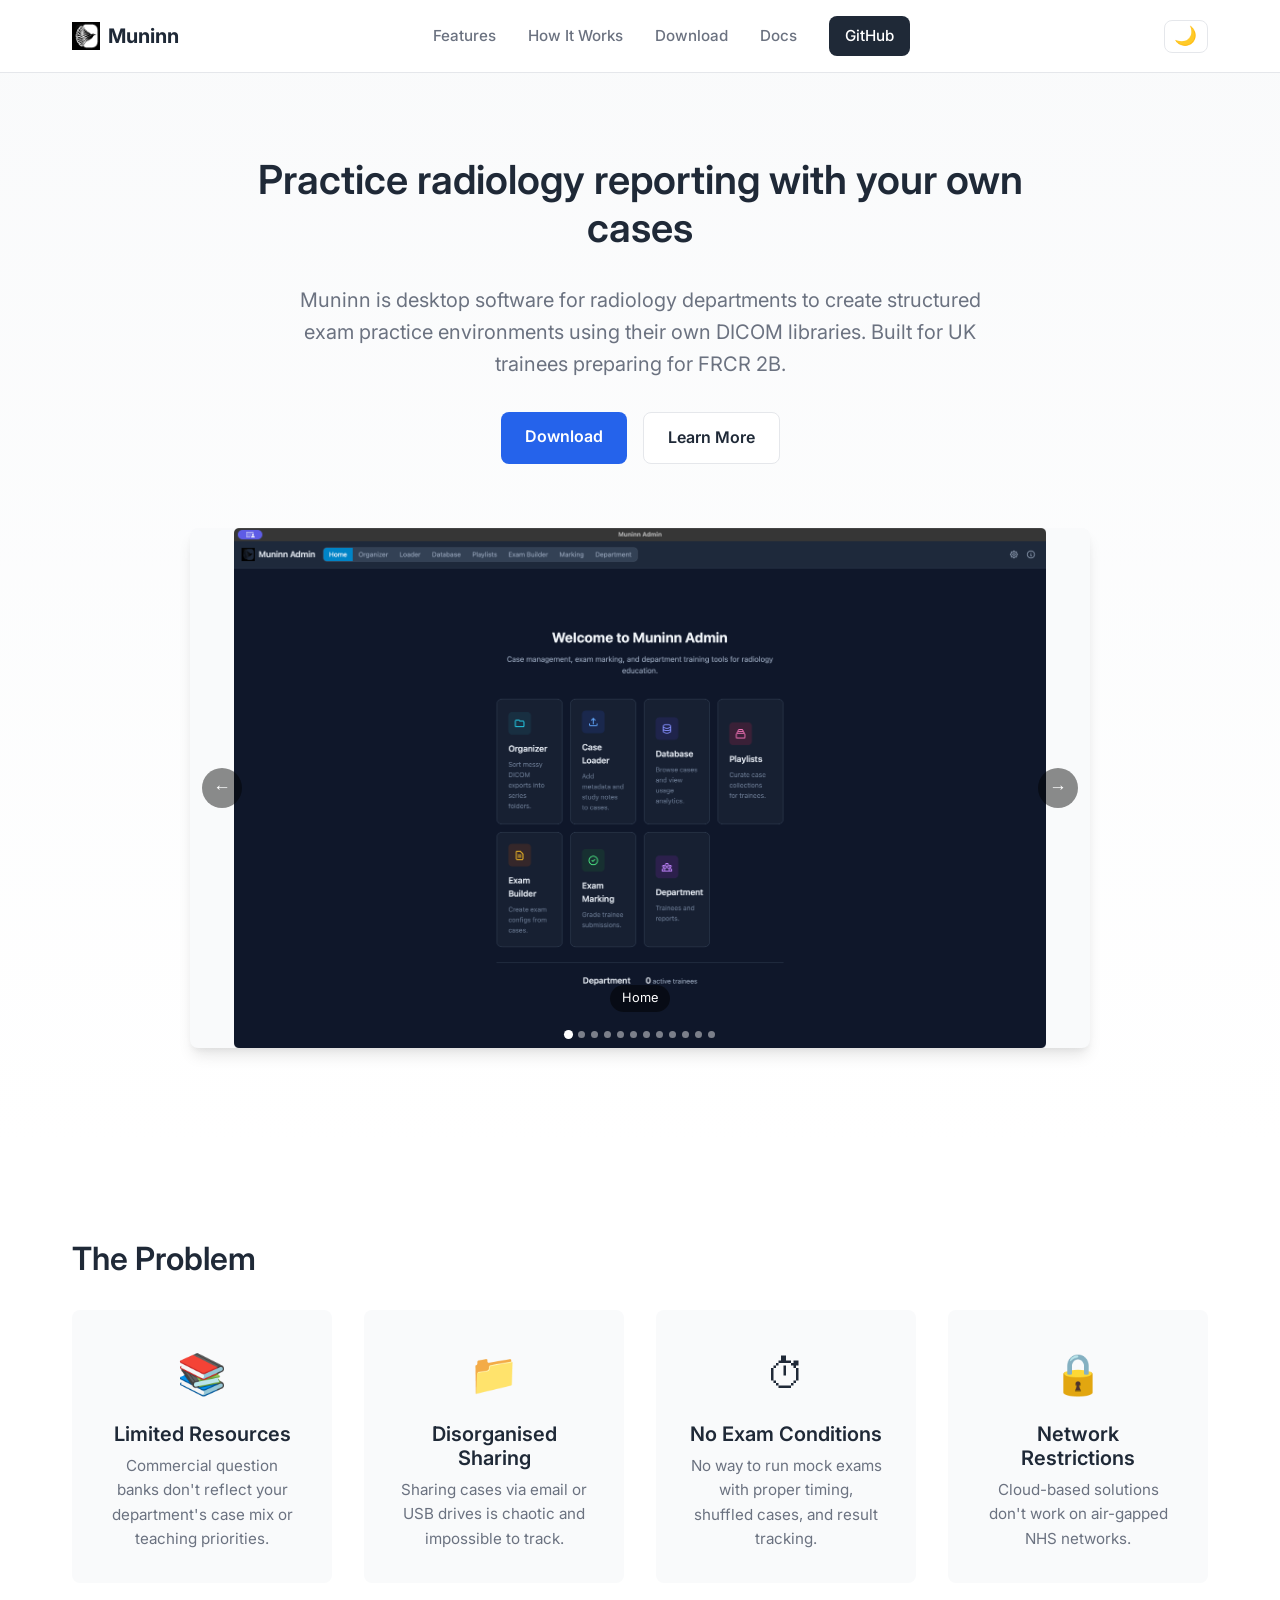
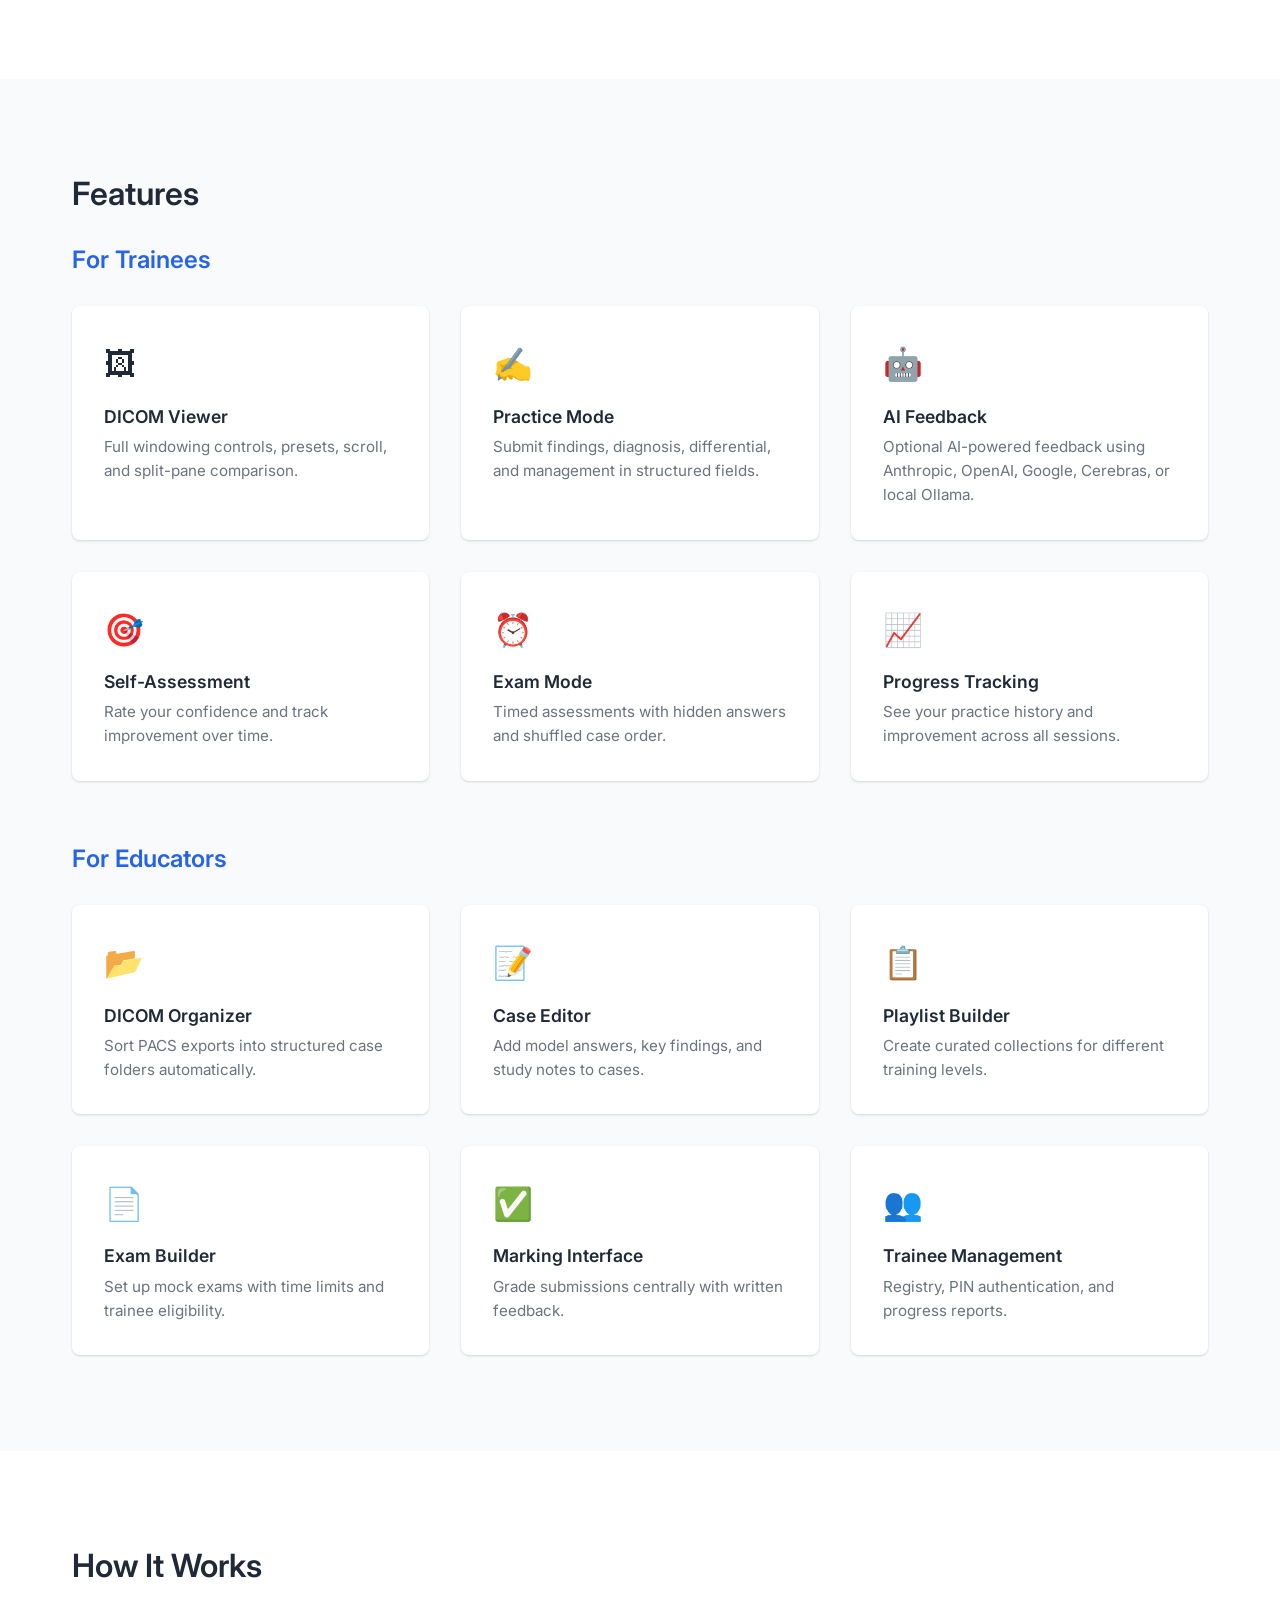
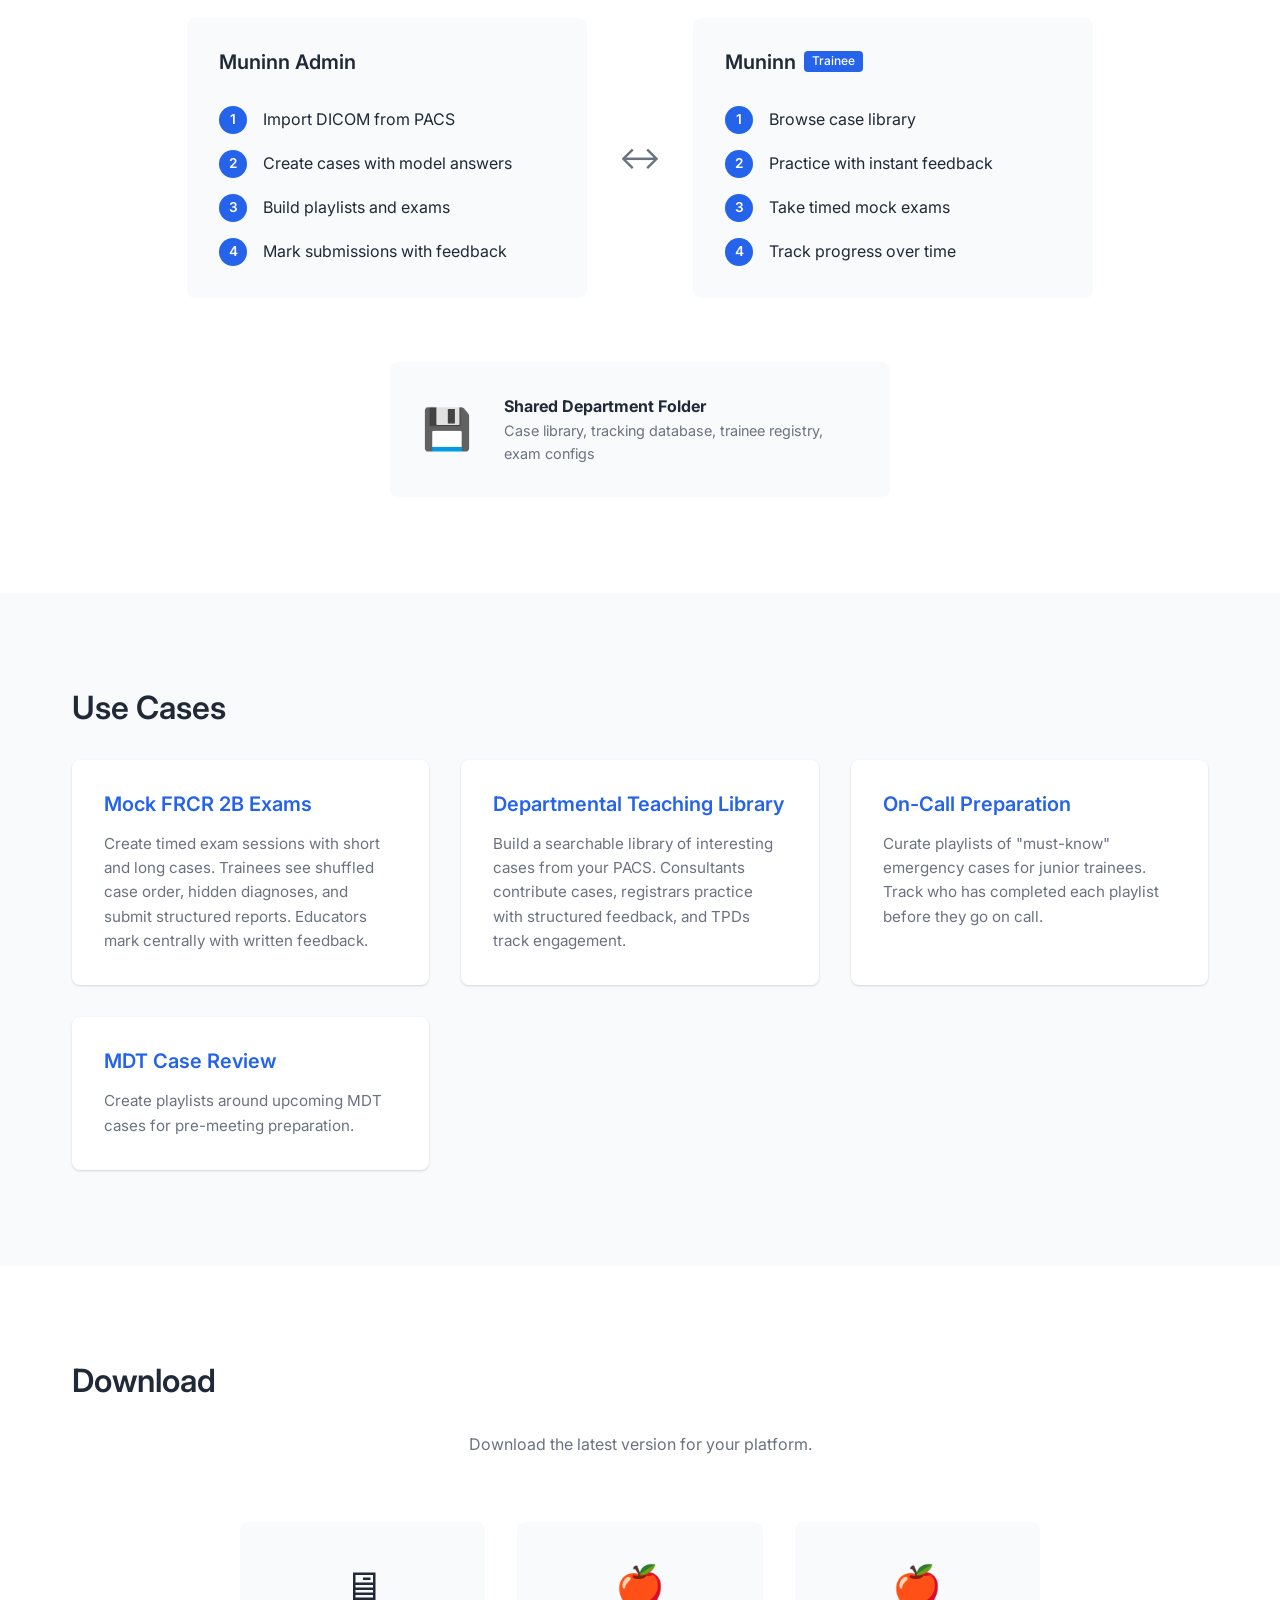
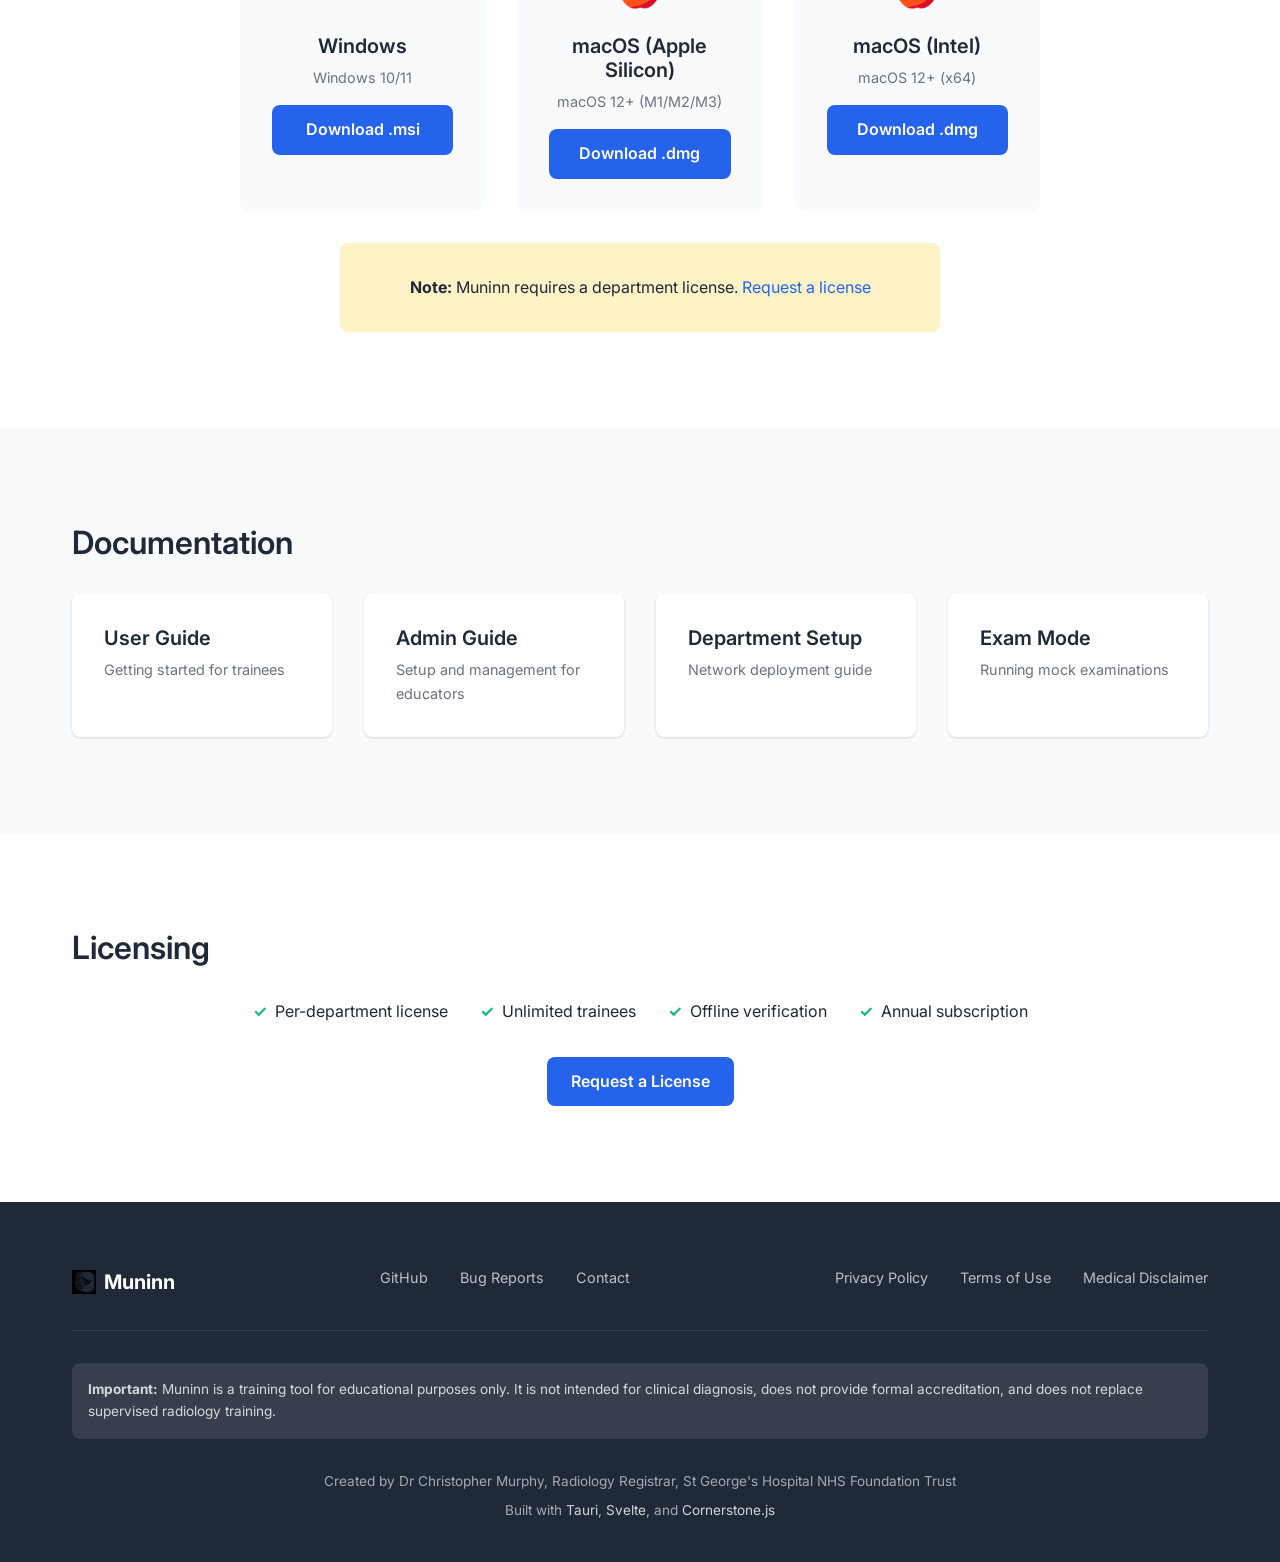
<file: docs/index.html>
<!DOCTYPE html>
<html lang="en">
<head>
    <meta charset="UTF-8">
    <meta name="viewport" content="width=device-width, initial-scale=1.0">
    <title>Muninn - FRCR 2B Radiology Training Software</title>
    <meta name="description" content="Practice radiology reporting with your own DICOM cases. Built for UK radiology trainees preparing for FRCR 2B.">
    <meta name="keywords" content="FRCR 2B, radiology training, DICOM viewer, radiology exam preparation, medical imaging education, UK radiology, NHS">
    <script>(function(){var t=localStorage.getItem('theme');if(t==='dark'||t==='light'){document.documentElement.setAttribute('data-theme',t)}else if(window.matchMedia('(prefers-color-scheme: dark)').matches){document.documentElement.setAttribute('data-theme','dark')}})();</script>
    <link rel="preconnect" href="https://fonts.googleapis.com">
    <link rel="preconnect" href="https://fonts.gstatic.com" crossorigin>
    <link href="https://fonts.googleapis.com/css2?family=Inter:wght@400;500;600;700&display=swap" rel="stylesheet">
    <link rel="stylesheet" href="style.css?v=2">
    <link rel="icon" type="image/png" href="muninn-icon.png">
</head>
<body>
    <nav class="nav">
        <div class="nav-container">
            <a href="#" class="nav-logo">
                <img src="muninn-icon.png" alt="Muninn" class="logo-icon" width="28" height="28">
                Muninn
            </a>
            <div class="nav-links">
                <a href="#features">Features</a>
                <a href="#how-it-works">How It Works</a>
                <a href="#download">Download</a>
                <a href="#docs">Docs</a>
                <a href="https://github.com/CCMurphy-dev/muninn-releases" class="nav-github" target="_blank">GitHub</a>
            </div>
            <button class="theme-toggle" aria-label="Toggle dark mode" title="Toggle dark mode">
                <span class="icon-sun" aria-hidden="true">&#x2600;&#xFE0F;</span>
                <span class="icon-moon" aria-hidden="true">&#x1F319;</span>
            </button>
        </div>
    </nav>

    <header class="hero">
        <div class="container">
            <h1>Practice radiology reporting with your own cases</h1>
            <p class="hero-subtitle">Muninn is desktop software for radiology departments to create structured exam practice environments using their own DICOM libraries. Built for UK trainees preparing for FRCR 2B.</p>
            <div class="hero-actions">
                <a href="#download" class="btn btn-primary">Download</a>
                <a href="#how-it-works" class="btn btn-secondary">Learn More</a>
            </div>
            <div class="hero-image">
                <div class="carousel" id="carousel">
                    <div class="carousel-track">
                        <div class="carousel-slide active"><img src="screenshots/1. muninn-admin-home.png" alt="Home"></div>
                        <div class="carousel-slide"><img src="screenshots/2.1 muninn-admin-organizer.png" alt="DICOM Organizer"></div>
                        <div class="carousel-slide"><img src="screenshots/2.2 muninn-admin-organizer-2.png" alt="DICOM Organizer"></div>
                        <div class="carousel-slide"><img src="screenshots/3. muninn-admin database.png" alt="Case Database"></div>
                        <div class="carousel-slide"><img src="screenshots/3.1 muninn-admin database analytics.png" alt="Database Analytics"></div>
                        <div class="carousel-slide"><img src="screenshots/4.0 muninn-admin playlist.png" alt="Playlist Builder"></div>
                        <div class="carousel-slide"><img src="screenshots/5 muninn-admin exam-builder.png" alt="Exam Builder"></div>
                        <div class="carousel-slide"><img src="screenshots/6.0 muninn-admin exam marker.png" alt="Exam Marker"></div>
                        <div class="carousel-slide"><img src="screenshots/7.0 muninn-admin dashboard registry.png" alt="Trainee Registry"></div>
                        <div class="carousel-slide"><img src="screenshots/7.1 muninn-admin dashboard overview.png" alt="Dashboard Overview"></div>
                        <div class="carousel-slide"><img src="screenshots/7.2 muninn-admin trainee-analytics.png" alt="Trainee Analytics"></div>
                        <div class="carousel-slide"><img src="screenshots/8.0 muninn-admin SQL database.png" alt="SQL Database"></div>
                    </div>
                    <button class="carousel-btn carousel-prev" aria-label="Previous">&#8592;</button>
                    <button class="carousel-btn carousel-next" aria-label="Next">&#8594;</button>
                    <div class="carousel-caption"></div>
                    <div class="carousel-dots"></div>
                </div>
            </div>
        </div>
    </header>

    <section class="problem" id="problem">
        <div class="container">
            <h2>The Problem</h2>
            <div class="problem-grid">
                <div class="problem-card">
                    <div class="problem-icon">&#x1F4DA;</div>
                    <h3>Limited Resources</h3>
                    <p>Commercial question banks don't reflect your department's case mix or teaching priorities.</p>
                </div>
                <div class="problem-card">
                    <div class="problem-icon">&#x1F4C1;</div>
                    <h3>Disorganised Sharing</h3>
                    <p>Sharing cases via email or USB drives is chaotic and impossible to track.</p>
                </div>
                <div class="problem-card">
                    <div class="problem-icon">&#x23F1;</div>
                    <h3>No Exam Conditions</h3>
                    <p>No way to run mock exams with proper timing, shuffled cases, and result tracking.</p>
                </div>
                <div class="problem-card">
                    <div class="problem-icon">&#x1F512;</div>
                    <h3>Network Restrictions</h3>
                    <p>Cloud-based solutions don't work on air-gapped NHS networks.</p>
                </div>
            </div>
        </div>
    </section>

    <section class="features" id="features">
        <div class="container">
            <h2>Features</h2>

            <div class="feature-section">
                <h3 class="feature-section-title">For Trainees</h3>
                <div class="feature-grid">
                    <div class="feature-card">
                        <div class="feature-icon">&#x1F5BC;</div>
                        <h4>DICOM Viewer</h4>
                        <p>Full windowing controls, presets, scroll, and split-pane comparison.</p>
                    </div>
                    <div class="feature-card">
                        <div class="feature-icon">&#x270D;</div>
                        <h4>Practice Mode</h4>
                        <p>Submit findings, diagnosis, differential, and management in structured fields.</p>
                    </div>
                    <div class="feature-card">
                        <div class="feature-icon">&#x1F916;</div>
                        <h4>AI Feedback</h4>
                        <p>Optional AI-powered feedback using Anthropic, OpenAI, Google, Cerebras, or local Ollama.</p>
                    </div>
                    <div class="feature-card">
                        <div class="feature-icon">&#x1F3AF;</div>
                        <h4>Self-Assessment</h4>
                        <p>Rate your confidence and track improvement over time.</p>
                    </div>
                    <div class="feature-card">
                        <div class="feature-icon">&#x23F0;</div>
                        <h4>Exam Mode</h4>
                        <p>Timed assessments with hidden answers and shuffled case order.</p>
                    </div>
                    <div class="feature-card">
                        <div class="feature-icon">&#x1F4C8;</div>
                        <h4>Progress Tracking</h4>
                        <p>See your practice history and improvement across all sessions.</p>
                    </div>
                </div>
            </div>

            <div class="feature-section">
                <h3 class="feature-section-title">For Educators</h3>
                <div class="feature-grid">
                    <div class="feature-card">
                        <div class="feature-icon">&#x1F4C2;</div>
                        <h4>DICOM Organizer</h4>
                        <p>Sort PACS exports into structured case folders automatically.</p>
                    </div>
                    <div class="feature-card">
                        <div class="feature-icon">&#x1F4DD;</div>
                        <h4>Case Editor</h4>
                        <p>Add model answers, key findings, and study notes to cases.</p>
                    </div>
                    <div class="feature-card">
                        <div class="feature-icon">&#x1F4CB;</div>
                        <h4>Playlist Builder</h4>
                        <p>Create curated collections for different training levels.</p>
                    </div>
                    <div class="feature-card">
                        <div class="feature-icon">&#x1F4C4;</div>
                        <h4>Exam Builder</h4>
                        <p>Set up mock exams with time limits and trainee eligibility.</p>
                    </div>
                    <div class="feature-card">
                        <div class="feature-icon">&#x2705;</div>
                        <h4>Marking Interface</h4>
                        <p>Grade submissions centrally with written feedback.</p>
                    </div>
                    <div class="feature-card">
                        <div class="feature-icon">&#x1F465;</div>
                        <h4>Trainee Management</h4>
                        <p>Registry, PIN authentication, and progress reports.</p>
                    </div>
                </div>
            </div>
        </div>
    </section>

    <section class="how-it-works" id="how-it-works">
        <div class="container">
            <h2>How It Works</h2>
            <div class="workflow">
                <div class="workflow-column">
                    <h3>Muninn Admin</h3>
                    <div class="workflow-steps">
                        <div class="workflow-step">
                            <span class="step-number">1</span>
                            <span>Import DICOM from PACS</span>
                        </div>
                        <div class="workflow-step">
                            <span class="step-number">2</span>
                            <span>Create cases with model answers</span>
                        </div>
                        <div class="workflow-step">
                            <span class="step-number">3</span>
                            <span>Build playlists and exams</span>
                        </div>
                        <div class="workflow-step">
                            <span class="step-number">4</span>
                            <span>Mark submissions with feedback</span>
                        </div>
                    </div>
                </div>
                <div class="workflow-arrow">&#x2194;</div>
                <div class="workflow-column">
                    <h3>Muninn <span class="tag">Trainee</span></h3>
                    <div class="workflow-steps">
                        <div class="workflow-step">
                            <span class="step-number">1</span>
                            <span>Browse case library</span>
                        </div>
                        <div class="workflow-step">
                            <span class="step-number">2</span>
                            <span>Practice with instant feedback</span>
                        </div>
                        <div class="workflow-step">
                            <span class="step-number">3</span>
                            <span>Take timed mock exams</span>
                        </div>
                        <div class="workflow-step">
                            <span class="step-number">4</span>
                            <span>Track progress over time</span>
                        </div>
                    </div>
                </div>
            </div>
            <div class="shared-storage">
                <div class="storage-icon">&#x1F4BE;</div>
                <div class="storage-text">
                    <strong>Shared Department Folder</strong>
                    <span>Case library, tracking database, trainee registry, exam configs</span>
                </div>
            </div>
        </div>
    </section>

    <section class="use-cases" id="use-cases">
        <div class="container">
            <h2>Use Cases</h2>
            <div class="use-case-grid">
                <div class="use-case-card">
                    <h3>Mock FRCR 2B Exams</h3>
                    <p>Create timed exam sessions with short and long cases. Trainees see shuffled case order, hidden diagnoses, and submit structured reports. Educators mark centrally with written feedback.</p>
                </div>
                <div class="use-case-card">
                    <h3>Departmental Teaching Library</h3>
                    <p>Build a searchable library of interesting cases from your PACS. Consultants contribute cases, registrars practice with structured feedback, and TPDs track engagement.</p>
                </div>
                <div class="use-case-card">
                    <h3>On-Call Preparation</h3>
                    <p>Curate playlists of "must-know" emergency cases for junior trainees. Track who has completed each playlist before they go on call.</p>
                </div>
                <div class="use-case-card">
                    <h3>MDT Case Review</h3>
                    <p>Create playlists around upcoming MDT cases for pre-meeting preparation.</p>
                </div>
            </div>
        </div>
    </section>

    <section class="download" id="download">
        <div class="container">
            <h2>Download</h2>
            <p class="download-subtitle">Download the latest version for your platform.</p>
            <div class="download-grid">
                <div class="download-card">
                    <div class="download-icon">&#x1F5A5;</div>
                    <h3>Windows</h3>
                    <p>Windows 10/11</p>
                    <a href="https://github.com/CCMurphy-dev/muninn-releases/releases" class="btn btn-download">Download .msi</a>
                </div>
                <div class="download-card">
                    <div class="download-icon">&#x1F34E;</div>
                    <h3>macOS (Apple Silicon)</h3>
                    <p>macOS 12+ (M1/M2/M3)</p>
                    <a href="https://github.com/CCMurphy-dev/muninn-releases/releases" class="btn btn-download">Download .dmg</a>
                </div>
                <div class="download-card">
                    <div class="download-icon">&#x1F34E;</div>
                    <h3>macOS (Intel)</h3>
                    <p>macOS 12+ (x64)</p>
                    <a href="https://github.com/CCMurphy-dev/muninn-releases/releases" class="btn btn-download">Download .dmg</a>
                </div>
            </div>
            <div class="download-note">
                <p><strong>Note:</strong> Muninn requires a department license. <a href="mailto:REDACTED?subject=[MUNINN-LIC] License Inquiry">Request a license</a></p>
            </div>
        </div>
    </section>

    <section class="docs" id="docs">
        <div class="container">
            <h2>Documentation</h2>
            <div class="docs-grid">
                <a href="https://github.com/CCMurphy-dev/muninn-releases/blob/main/docs/MUNINN_USER_GUIDE.md" class="docs-card">
                    <h3>User Guide</h3>
                    <p>Getting started for trainees</p>
                </a>
                <a href="https://github.com/CCMurphy-dev/muninn-releases/blob/main/docs/MUNINN_ADMIN_GUIDE.md" class="docs-card">
                    <h3>Admin Guide</h3>
                    <p>Setup and management for educators</p>
                </a>
                <a href="https://github.com/CCMurphy-dev/muninn-releases/blob/main/docs/DEPARTMENT_SETUP_GUIDE.md" class="docs-card">
                    <h3>Department Setup</h3>
                    <p>Network deployment guide</p>
                </a>
                <a href="https://github.com/CCMurphy-dev/muninn-releases/blob/main/docs/EXAM_MODE_GUIDE.md" class="docs-card">
                    <h3>Exam Mode</h3>
                    <p>Running mock examinations</p>
                </a>
            </div>
        </div>
    </section>

    <section class="licensing" id="licensing">
        <div class="container">
            <h2>Licensing</h2>
            <div class="license-info">
                <div class="license-features">
                    <div class="license-feature">
                        <span class="check">&#x2713;</span>
                        <span>Per-department license</span>
                    </div>
                    <div class="license-feature">
                        <span class="check">&#x2713;</span>
                        <span>Unlimited trainees</span>
                    </div>
                    <div class="license-feature">
                        <span class="check">&#x2713;</span>
                        <span>Offline verification</span>
                    </div>
                    <div class="license-feature">
                        <span class="check">&#x2713;</span>
                        <span>Annual subscription</span>
                    </div>
                </div>
                <a href="mailto:REDACTED?subject=[MUNINN-LIC] License Inquiry" class="btn btn-primary">Request a License</a>
            </div>
        </div>
    </section>

    <footer class="footer">
        <div class="container">
            <div class="footer-content">
                <div class="footer-brand">
                    <img src="muninn-icon.png" alt="Muninn" class="logo-icon" width="24" height="24">
                    <span>Muninn</span>
                </div>
                <div class="footer-links">
                    <a href="https://github.com/CCMurphy-dev/muninn-releases">GitHub</a>
                    <a href="https://github.com/CCMurphy-dev/muninn-releases/issues">Bug Reports</a>
                    <a href="mailto:REDACTED">Contact</a>
                </div>
                <div class="footer-legal">
                    <a href="PRIVACY_POLICY.html">Privacy Policy</a>
                    <a href="TERMS_OF_USE.html">Terms of Use</a>
                    <a href="MEDICAL_DISCLAIMER.html">Medical Disclaimer</a>
                </div>
            </div>
            <div class="footer-disclaimer">
                <p><strong>Important:</strong> Muninn is a training tool for educational purposes only. It is not intended for clinical diagnosis, does not provide formal accreditation, and does not replace supervised radiology training.</p>
            </div>
            <div class="footer-credit">
                <p>Created by Dr Christopher Murphy, Radiology Registrar, St George's Hospital NHS Foundation Trust</p>
                <p>Built with <a href="https://tauri.app">Tauri</a>, <a href="https://svelte.dev">Svelte</a>, and <a href="https://cornerstonejs.org">Cornerstone.js</a></p>
            </div>
        </div>
    </footer>
    <script>
    (function() {
        var carousel = document.getElementById('carousel');
        if (!carousel) return;
        var slides = carousel.querySelectorAll('.carousel-slide');
        var captionEl = carousel.querySelector('.carousel-caption');
        var dotsEl = carousel.querySelector('.carousel-dots');
        var current = 0;
        var timer;

        // Build dots
        slides.forEach(function(slide, i) {
            var dot = document.createElement('button');
            dot.className = 'carousel-dot' + (i === 0 ? ' active' : '');
            dot.setAttribute('aria-label', 'Go to slide ' + (i + 1));
            dot.addEventListener('click', function() { goTo(i); resetTimer(); });
            dotsEl.appendChild(dot);
        });

        function goTo(n) {
            slides[current].classList.remove('active');
            dotsEl.children[current].classList.remove('active');
            current = (n + slides.length) % slides.length;
            slides[current].classList.add('active');
            dotsEl.children[current].classList.add('active');
            captionEl.textContent = slides[current].querySelector('img').alt;
        }

        function resetTimer() {
            clearInterval(timer);
            timer = setInterval(function() { goTo(current + 1); }, 4000);
        }

        carousel.querySelector('.carousel-prev').addEventListener('click', function() { goTo(current - 1); resetTimer(); });
        carousel.querySelector('.carousel-next').addEventListener('click', function() { goTo(current + 1); resetTimer(); });
        carousel.addEventListener('mouseenter', function() { clearInterval(timer); });
        carousel.addEventListener('mouseleave', resetTimer);

        goTo(0);
        resetTimer();
    })();
    </script>
    <script>
    (function() {
        var toggle = document.querySelector('.theme-toggle');
        if (!toggle) return;
        function getEffectiveTheme() {
            var stored = localStorage.getItem('theme');
            if (stored) return stored;
            return window.matchMedia('(prefers-color-scheme: dark)').matches ? 'dark' : 'light';
        }
        function setTheme(theme, withTransition) {
            if (withTransition) document.body.classList.add('theme-transition');
            document.documentElement.setAttribute('data-theme', theme);
            localStorage.setItem('theme', theme);
            if (withTransition) setTimeout(function() { document.body.classList.remove('theme-transition'); }, 350);
        }
        toggle.addEventListener('click', function() {
            var current = getEffectiveTheme();
            setTheme(current === 'dark' ? 'light' : 'dark', true);
        });
        window.matchMedia('(prefers-color-scheme: dark)').addEventListener('change', function(e) {
            if (!localStorage.getItem('theme')) {
                document.documentElement.setAttribute('data-theme', e.matches ? 'dark' : 'light');
            }
        });
    })();
    </script>
</body>
</html>
</file>
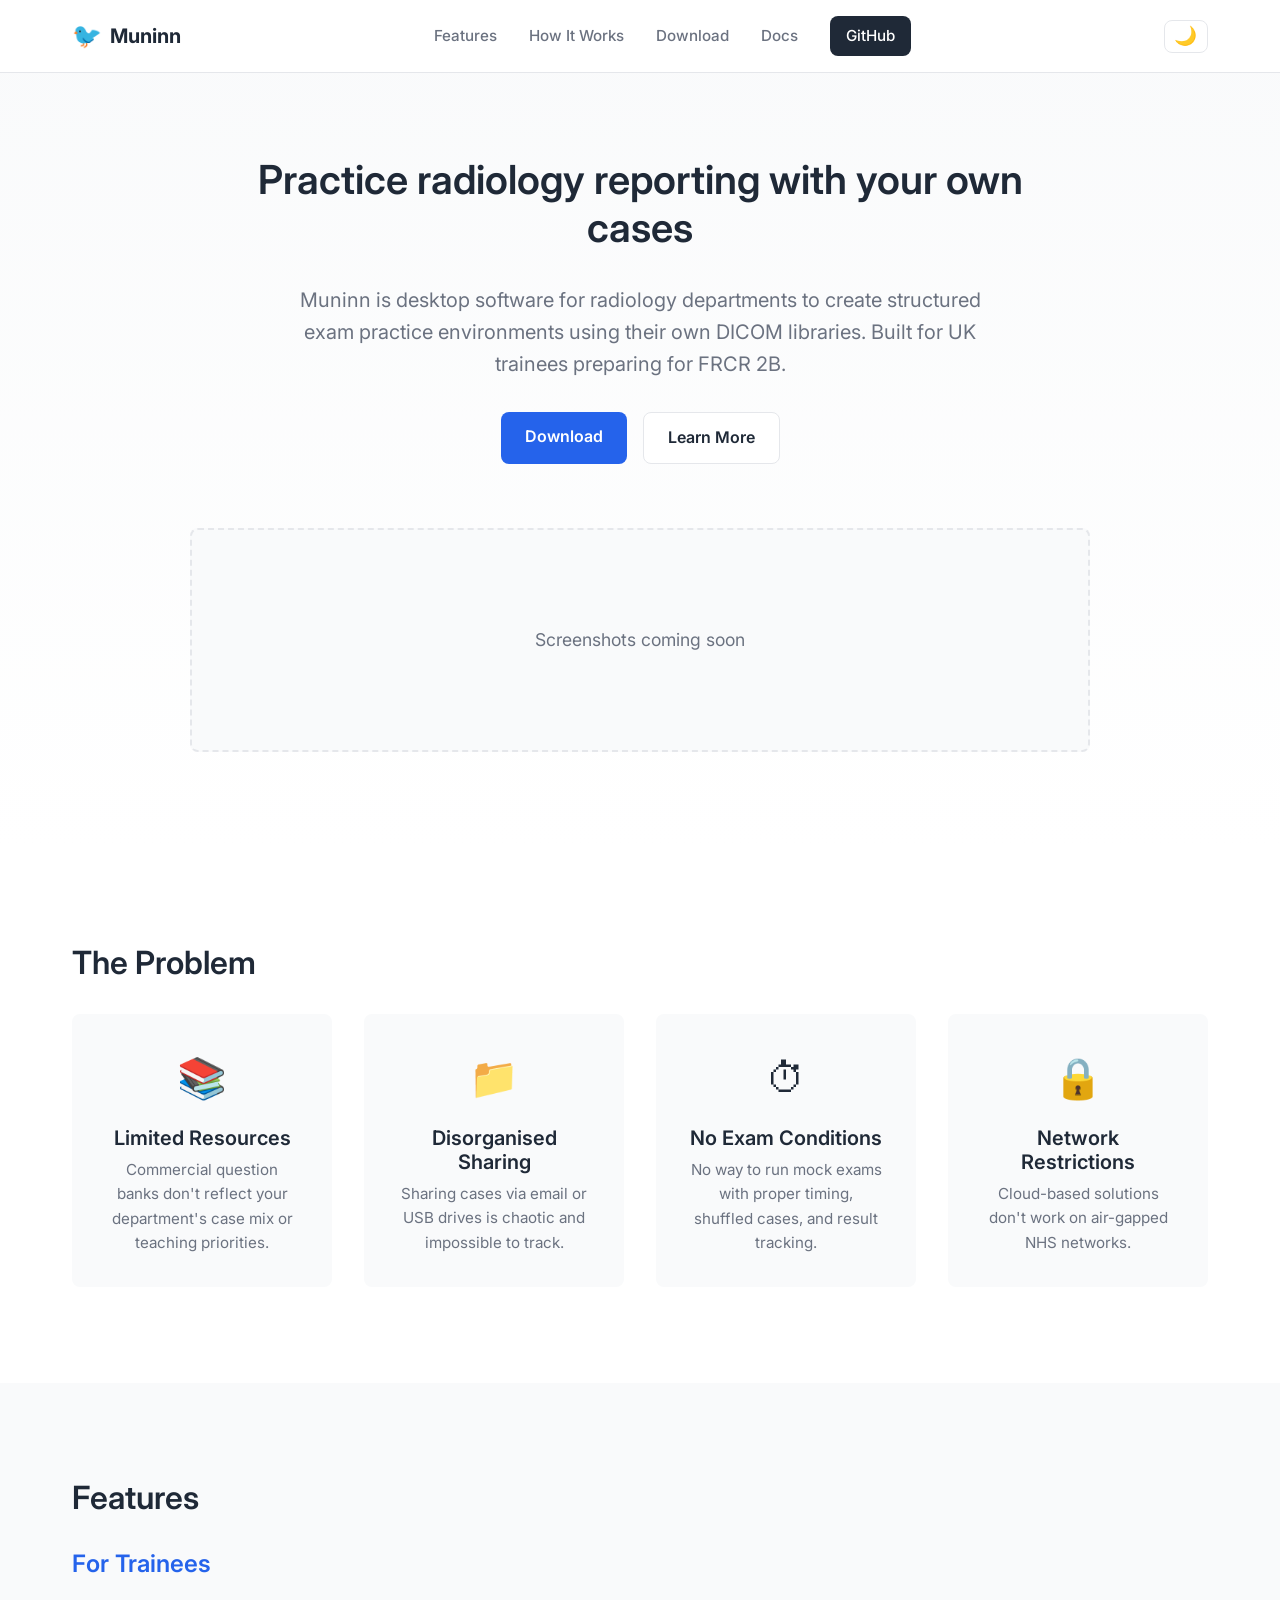
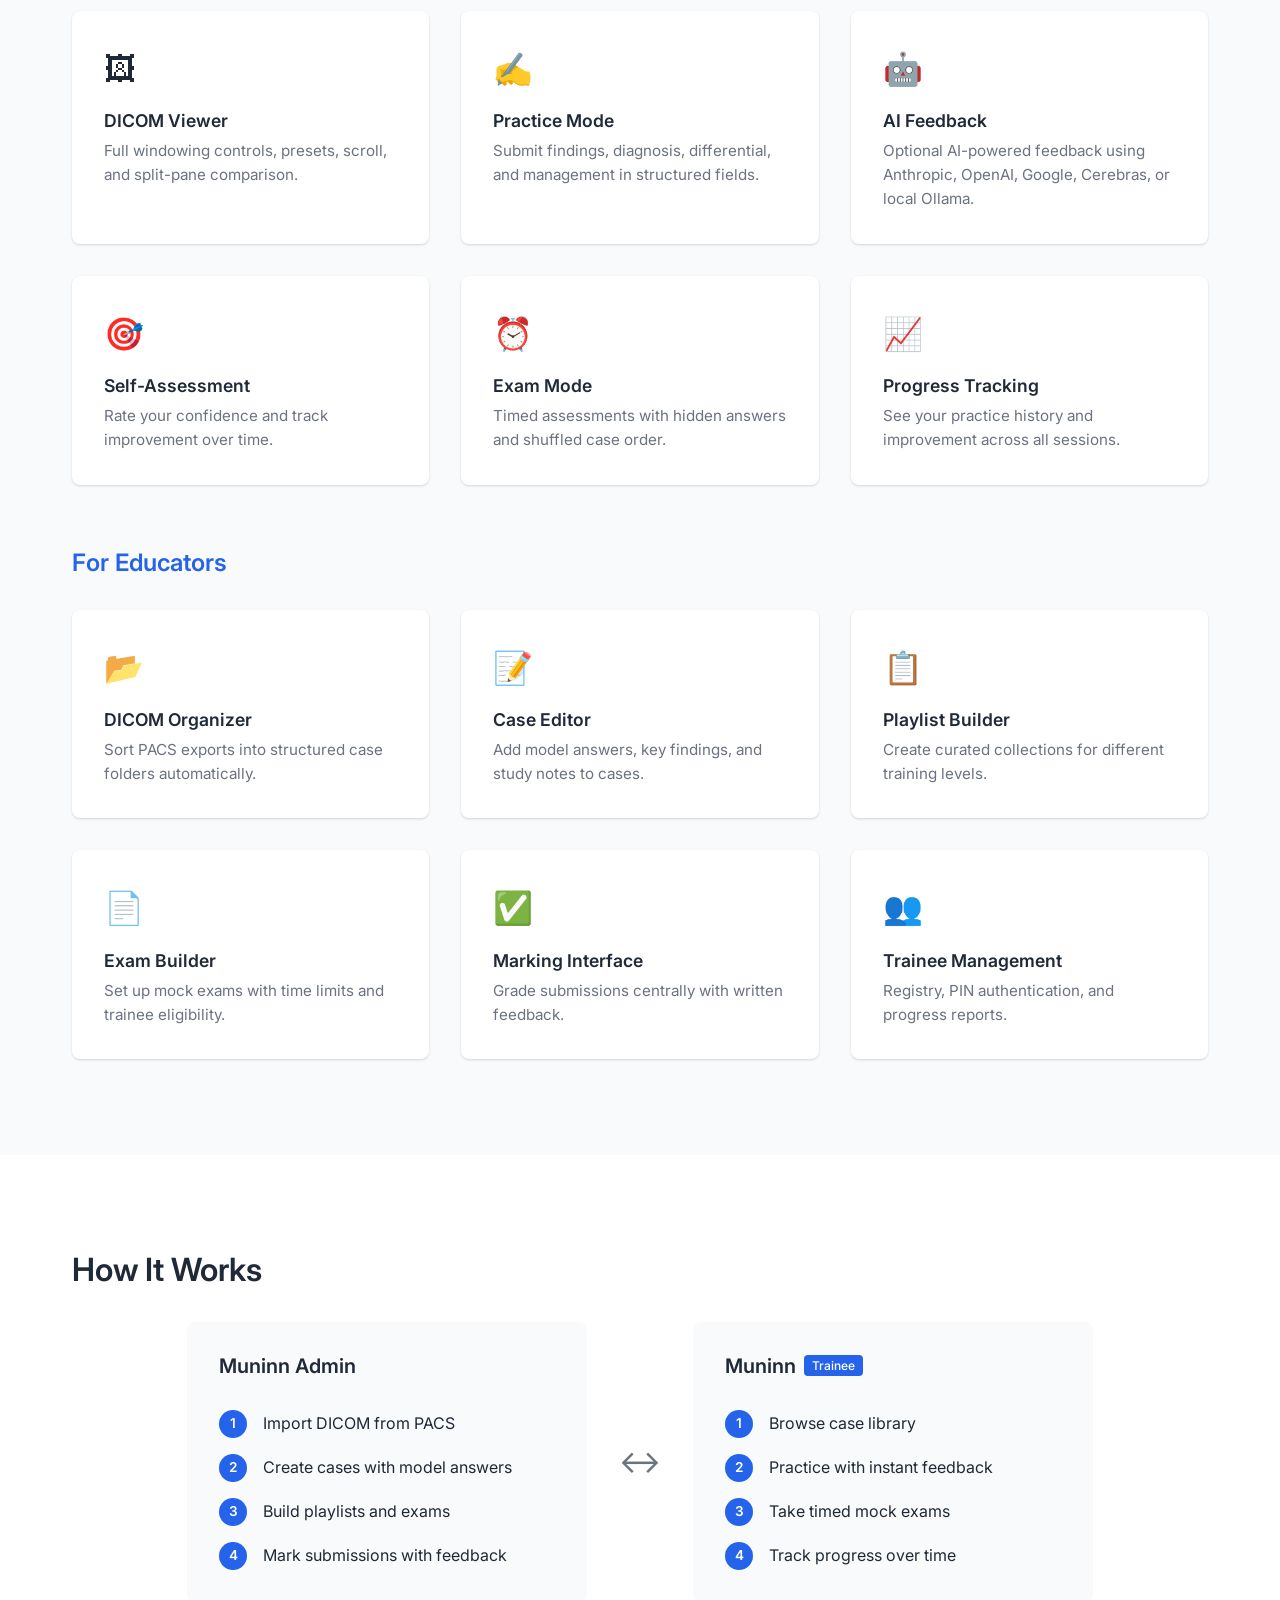
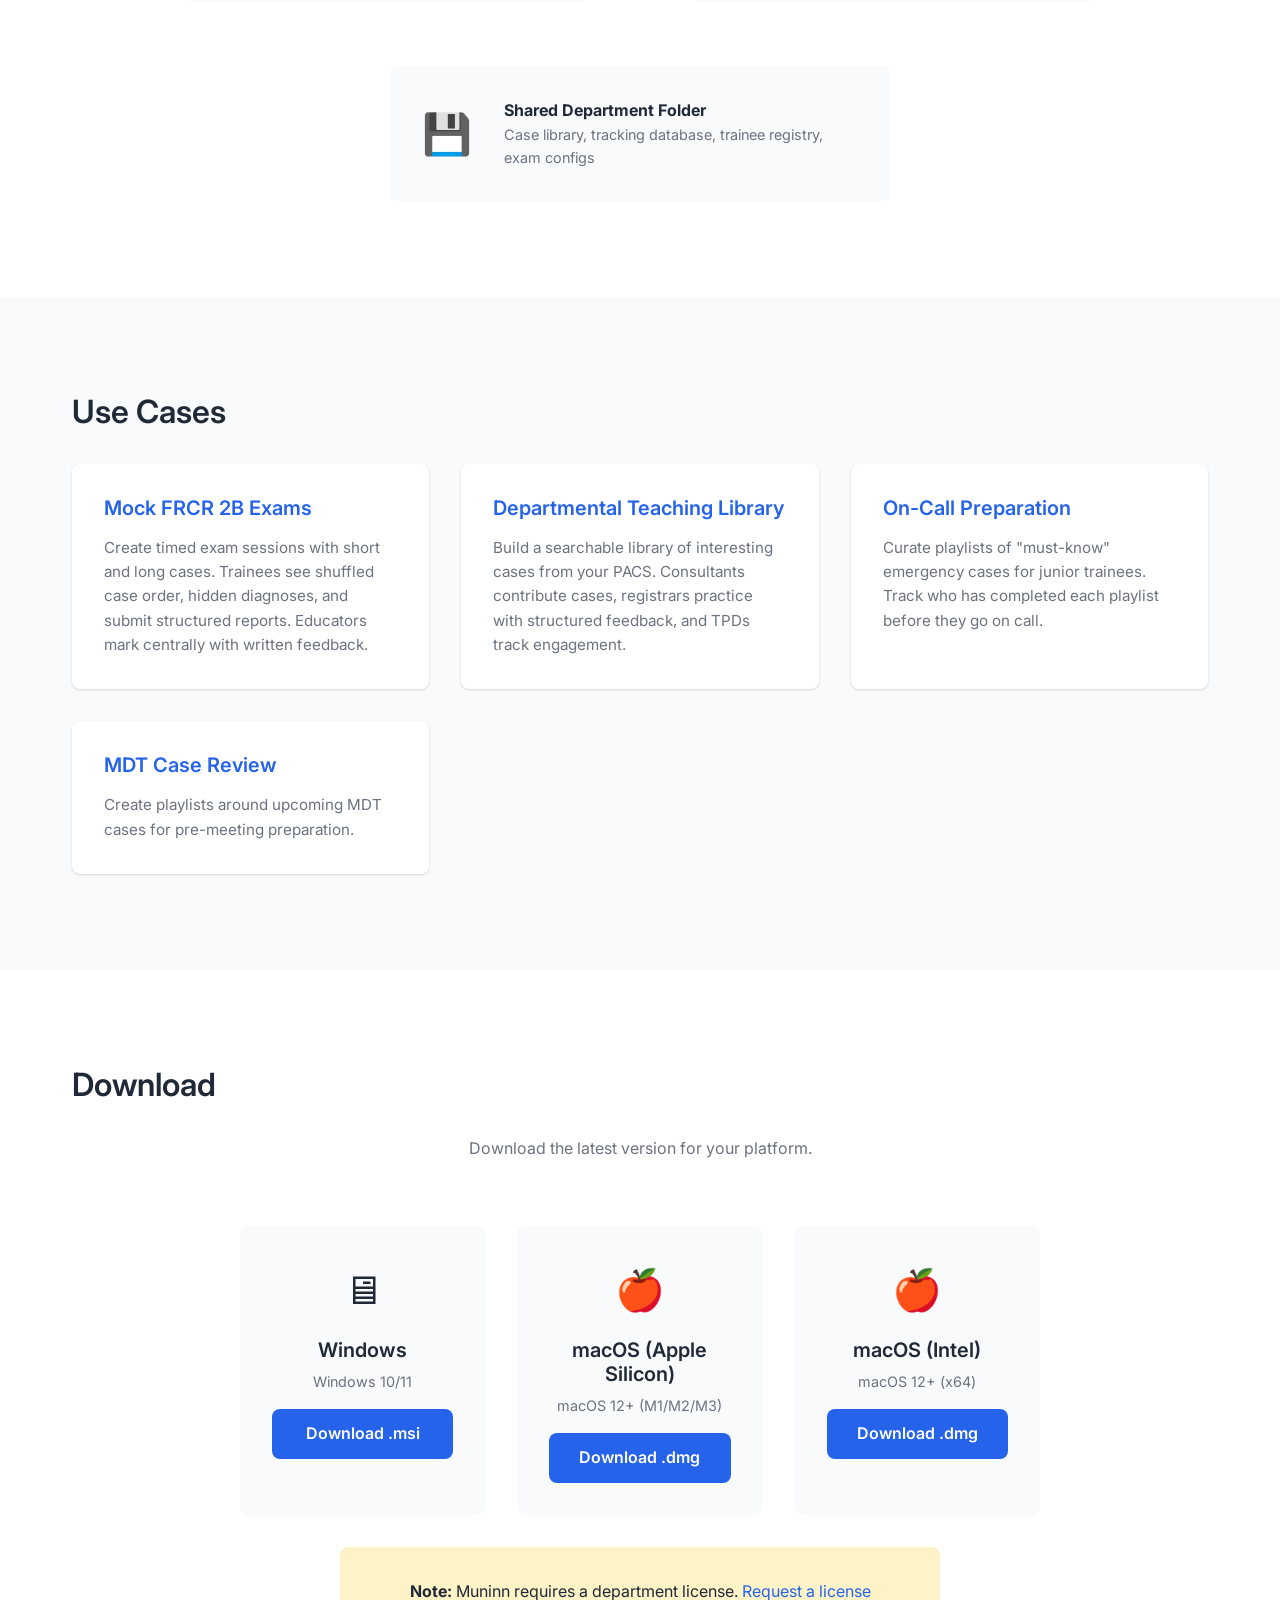
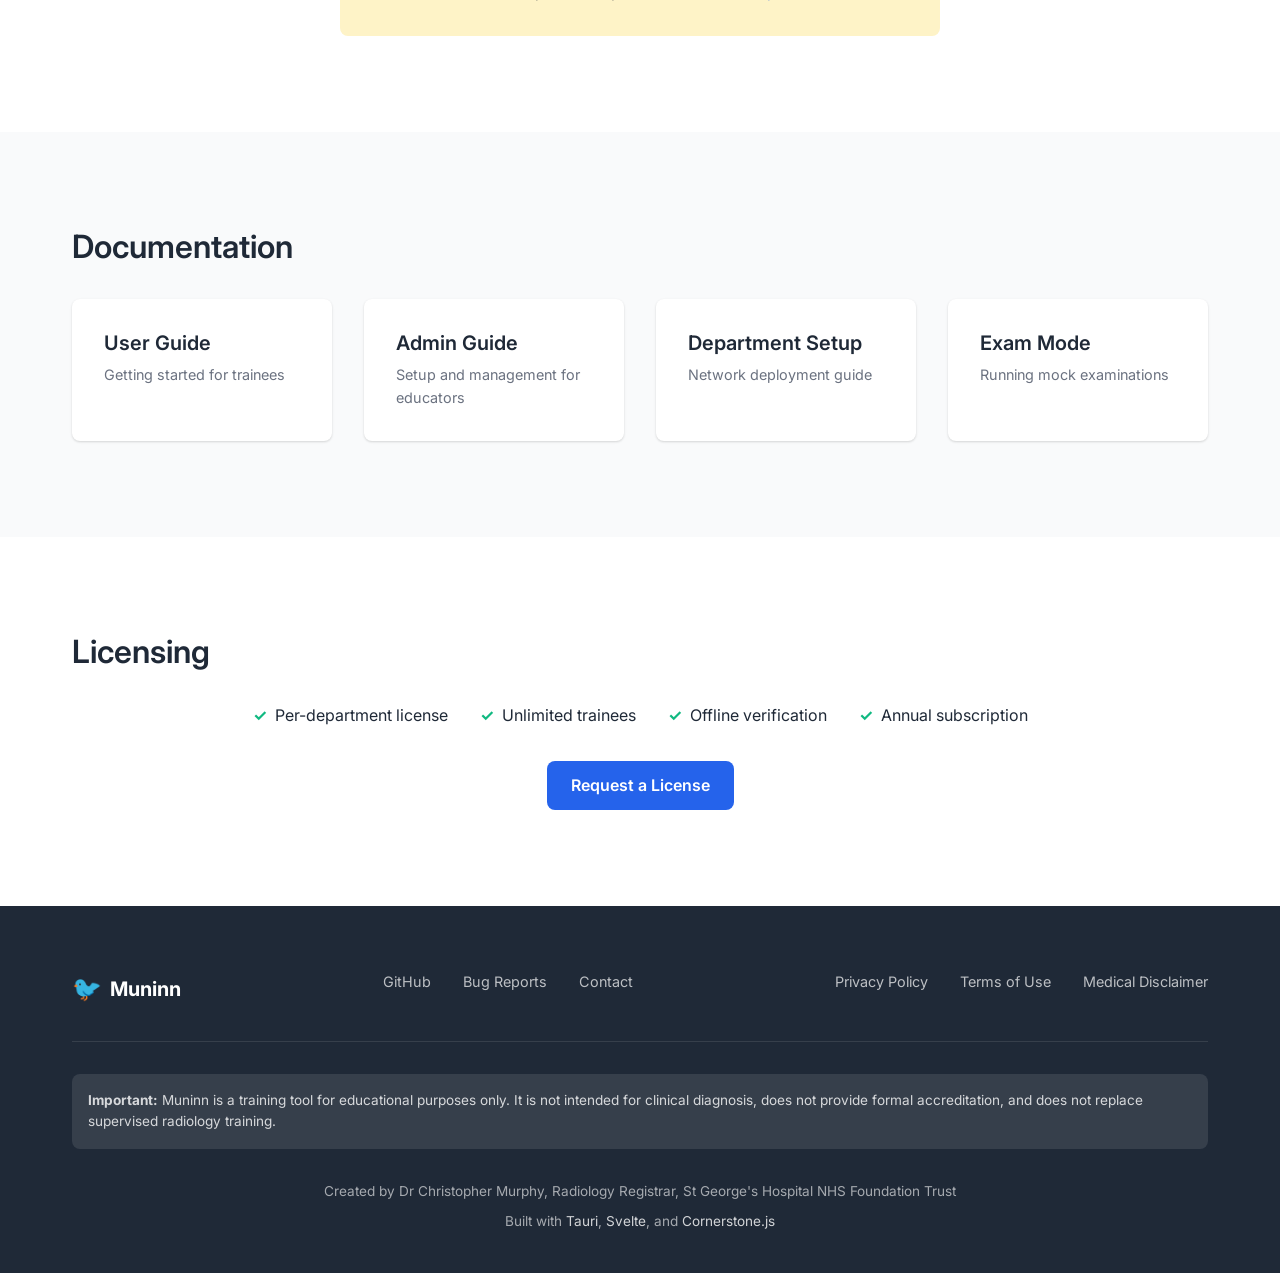
<file: site/index.html>
<!DOCTYPE html>
<html lang="en">
<head>
    <meta charset="UTF-8">
    <meta name="viewport" content="width=device-width, initial-scale=1.0">
    <title>Muninn - FRCR 2B Radiology Training Software</title>
    <meta name="description" content="Practice radiology reporting with your own DICOM cases. Built for UK radiology trainees preparing for FRCR 2B.">
    <meta name="keywords" content="FRCR 2B, radiology training, DICOM viewer, radiology exam preparation, medical imaging education, UK radiology, NHS">
    <script>(function(){var t=localStorage.getItem('theme');if(t==='dark'||t==='light'){document.documentElement.setAttribute('data-theme',t)}else if(window.matchMedia('(prefers-color-scheme: dark)').matches){document.documentElement.setAttribute('data-theme','dark')}})();</script>
    <link rel="preconnect" href="https://fonts.googleapis.com">
    <link rel="preconnect" href="https://fonts.gstatic.com" crossorigin>
    <link href="https://fonts.googleapis.com/css2?family=Inter:wght@400;500;600;700&display=swap" rel="stylesheet">
    <link rel="stylesheet" href="style.css?v=2">
</head>
<body>
    <nav class="nav">
        <div class="nav-container">
            <a href="#" class="nav-logo">
                <span class="logo-icon">&#x1F426;</span>
                Muninn
            </a>
            <div class="nav-links">
                <a href="#features">Features</a>
                <a href="#how-it-works">How It Works</a>
                <a href="#download">Download</a>
                <a href="#docs">Docs</a>
                <a href="https://github.com/CCMurphy-dev/muninn-releases" class="nav-github" target="_blank">GitHub</a>
            </div>
            <button class="theme-toggle" aria-label="Toggle dark mode" title="Toggle dark mode">
                <span class="icon-sun" aria-hidden="true">&#x2600;&#xFE0F;</span>
                <span class="icon-moon" aria-hidden="true">&#x1F319;</span>
            </button>
        </div>
    </nav>

    <header class="hero">
        <div class="container">
            <h1>Practice radiology reporting with your own cases</h1>
            <p class="hero-subtitle">Muninn is desktop software for radiology departments to create structured exam practice environments using their own DICOM libraries. Built for UK trainees preparing for FRCR 2B.</p>
            <div class="hero-actions">
                <a href="#download" class="btn btn-primary">Download</a>
                <a href="#how-it-works" class="btn btn-secondary">Learn More</a>
            </div>
            <div class="hero-image">
                <div class="screenshot-placeholder">
                    <span>Screenshots coming soon</span>
                </div>
            </div>
        </div>
    </header>

    <section class="problem" id="problem">
        <div class="container">
            <h2>The Problem</h2>
            <div class="problem-grid">
                <div class="problem-card">
                    <div class="problem-icon">&#x1F4DA;</div>
                    <h3>Limited Resources</h3>
                    <p>Commercial question banks don't reflect your department's case mix or teaching priorities.</p>
                </div>
                <div class="problem-card">
                    <div class="problem-icon">&#x1F4C1;</div>
                    <h3>Disorganised Sharing</h3>
                    <p>Sharing cases via email or USB drives is chaotic and impossible to track.</p>
                </div>
                <div class="problem-card">
                    <div class="problem-icon">&#x23F1;</div>
                    <h3>No Exam Conditions</h3>
                    <p>No way to run mock exams with proper timing, shuffled cases, and result tracking.</p>
                </div>
                <div class="problem-card">
                    <div class="problem-icon">&#x1F512;</div>
                    <h3>Network Restrictions</h3>
                    <p>Cloud-based solutions don't work on air-gapped NHS networks.</p>
                </div>
            </div>
        </div>
    </section>

    <section class="features" id="features">
        <div class="container">
            <h2>Features</h2>

            <div class="feature-section">
                <h3 class="feature-section-title">For Trainees</h3>
                <div class="feature-grid">
                    <div class="feature-card">
                        <div class="feature-icon">&#x1F5BC;</div>
                        <h4>DICOM Viewer</h4>
                        <p>Full windowing controls, presets, scroll, and split-pane comparison.</p>
                    </div>
                    <div class="feature-card">
                        <div class="feature-icon">&#x270D;</div>
                        <h4>Practice Mode</h4>
                        <p>Submit findings, diagnosis, differential, and management in structured fields.</p>
                    </div>
                    <div class="feature-card">
                        <div class="feature-icon">&#x1F916;</div>
                        <h4>AI Feedback</h4>
                        <p>Optional AI-powered feedback using Anthropic, OpenAI, Google, Cerebras, or local Ollama.</p>
                    </div>
                    <div class="feature-card">
                        <div class="feature-icon">&#x1F3AF;</div>
                        <h4>Self-Assessment</h4>
                        <p>Rate your confidence and track improvement over time.</p>
                    </div>
                    <div class="feature-card">
                        <div class="feature-icon">&#x23F0;</div>
                        <h4>Exam Mode</h4>
                        <p>Timed assessments with hidden answers and shuffled case order.</p>
                    </div>
                    <div class="feature-card">
                        <div class="feature-icon">&#x1F4C8;</div>
                        <h4>Progress Tracking</h4>
                        <p>See your practice history and improvement across all sessions.</p>
                    </div>
                </div>
            </div>

            <div class="feature-section">
                <h3 class="feature-section-title">For Educators</h3>
                <div class="feature-grid">
                    <div class="feature-card">
                        <div class="feature-icon">&#x1F4C2;</div>
                        <h4>DICOM Organizer</h4>
                        <p>Sort PACS exports into structured case folders automatically.</p>
                    </div>
                    <div class="feature-card">
                        <div class="feature-icon">&#x1F4DD;</div>
                        <h4>Case Editor</h4>
                        <p>Add model answers, key findings, and study notes to cases.</p>
                    </div>
                    <div class="feature-card">
                        <div class="feature-icon">&#x1F4CB;</div>
                        <h4>Playlist Builder</h4>
                        <p>Create curated collections for different training levels.</p>
                    </div>
                    <div class="feature-card">
                        <div class="feature-icon">&#x1F4C4;</div>
                        <h4>Exam Builder</h4>
                        <p>Set up mock exams with time limits and trainee eligibility.</p>
                    </div>
                    <div class="feature-card">
                        <div class="feature-icon">&#x2705;</div>
                        <h4>Marking Interface</h4>
                        <p>Grade submissions centrally with written feedback.</p>
                    </div>
                    <div class="feature-card">
                        <div class="feature-icon">&#x1F465;</div>
                        <h4>Trainee Management</h4>
                        <p>Registry, PIN authentication, and progress reports.</p>
                    </div>
                </div>
            </div>
        </div>
    </section>

    <section class="how-it-works" id="how-it-works">
        <div class="container">
            <h2>How It Works</h2>
            <div class="workflow">
                <div class="workflow-column">
                    <h3>Muninn Admin</h3>
                    <div class="workflow-steps">
                        <div class="workflow-step">
                            <span class="step-number">1</span>
                            <span>Import DICOM from PACS</span>
                        </div>
                        <div class="workflow-step">
                            <span class="step-number">2</span>
                            <span>Create cases with model answers</span>
                        </div>
                        <div class="workflow-step">
                            <span class="step-number">3</span>
                            <span>Build playlists and exams</span>
                        </div>
                        <div class="workflow-step">
                            <span class="step-number">4</span>
                            <span>Mark submissions with feedback</span>
                        </div>
                    </div>
                </div>
                <div class="workflow-arrow">&#x2194;</div>
                <div class="workflow-column">
                    <h3>Muninn <span class="tag">Trainee</span></h3>
                    <div class="workflow-steps">
                        <div class="workflow-step">
                            <span class="step-number">1</span>
                            <span>Browse case library</span>
                        </div>
                        <div class="workflow-step">
                            <span class="step-number">2</span>
                            <span>Practice with instant feedback</span>
                        </div>
                        <div class="workflow-step">
                            <span class="step-number">3</span>
                            <span>Take timed mock exams</span>
                        </div>
                        <div class="workflow-step">
                            <span class="step-number">4</span>
                            <span>Track progress over time</span>
                        </div>
                    </div>
                </div>
            </div>
            <div class="shared-storage">
                <div class="storage-icon">&#x1F4BE;</div>
                <div class="storage-text">
                    <strong>Shared Department Folder</strong>
                    <span>Case library, tracking database, trainee registry, exam configs</span>
                </div>
            </div>
        </div>
    </section>

    <section class="use-cases" id="use-cases">
        <div class="container">
            <h2>Use Cases</h2>
            <div class="use-case-grid">
                <div class="use-case-card">
                    <h3>Mock FRCR 2B Exams</h3>
                    <p>Create timed exam sessions with short and long cases. Trainees see shuffled case order, hidden diagnoses, and submit structured reports. Educators mark centrally with written feedback.</p>
                </div>
                <div class="use-case-card">
                    <h3>Departmental Teaching Library</h3>
                    <p>Build a searchable library of interesting cases from your PACS. Consultants contribute cases, registrars practice with structured feedback, and TPDs track engagement.</p>
                </div>
                <div class="use-case-card">
                    <h3>On-Call Preparation</h3>
                    <p>Curate playlists of "must-know" emergency cases for junior trainees. Track who has completed each playlist before they go on call.</p>
                </div>
                <div class="use-case-card">
                    <h3>MDT Case Review</h3>
                    <p>Create playlists around upcoming MDT cases for pre-meeting preparation.</p>
                </div>
            </div>
        </div>
    </section>

    <section class="download" id="download">
        <div class="container">
            <h2>Download</h2>
            <p class="download-subtitle">Download the latest version for your platform.</p>
            <div class="download-grid">
                <div class="download-card">
                    <div class="download-icon">&#x1F5A5;</div>
                    <h3>Windows</h3>
                    <p>Windows 10/11</p>
                    <a href="https://github.com/CCMurphy-dev/muninn-releases/releases" class="btn btn-download">Download .msi</a>
                </div>
                <div class="download-card">
                    <div class="download-icon">&#x1F34E;</div>
                    <h3>macOS (Apple Silicon)</h3>
                    <p>macOS 12+ (M1/M2/M3)</p>
                    <a href="https://github.com/CCMurphy-dev/muninn-releases/releases" class="btn btn-download">Download .dmg</a>
                </div>
                <div class="download-card">
                    <div class="download-icon">&#x1F34E;</div>
                    <h3>macOS (Intel)</h3>
                    <p>macOS 12+ (x64)</p>
                    <a href="https://github.com/CCMurphy-dev/muninn-releases/releases" class="btn btn-download">Download .dmg</a>
                </div>
            </div>
            <div class="download-note">
                <p><strong>Note:</strong> Muninn requires a department license. <a href="mailto:REDACTED?subject=[MUNINN-LIC] License Inquiry">Request a license</a></p>
            </div>
        </div>
    </section>

    <section class="docs" id="docs">
        <div class="container">
            <h2>Documentation</h2>
            <div class="docs-grid">
                <a href="https://github.com/CCMurphy-dev/muninn-releases/blob/main/docs/MUNINN_USER_GUIDE.md" class="docs-card">
                    <h3>User Guide</h3>
                    <p>Getting started for trainees</p>
                </a>
                <a href="https://github.com/CCMurphy-dev/muninn-releases/blob/main/docs/MUNINN_ADMIN_GUIDE.md" class="docs-card">
                    <h3>Admin Guide</h3>
                    <p>Setup and management for educators</p>
                </a>
                <a href="https://github.com/CCMurphy-dev/muninn-releases/blob/main/docs/DEPARTMENT_SETUP_GUIDE.md" class="docs-card">
                    <h3>Department Setup</h3>
                    <p>Network deployment guide</p>
                </a>
                <a href="https://github.com/CCMurphy-dev/muninn-releases/blob/main/docs/EXAM_MODE_GUIDE.md" class="docs-card">
                    <h3>Exam Mode</h3>
                    <p>Running mock examinations</p>
                </a>
            </div>
        </div>
    </section>

    <section class="licensing" id="licensing">
        <div class="container">
            <h2>Licensing</h2>
            <div class="license-info">
                <div class="license-features">
                    <div class="license-feature">
                        <span class="check">&#x2713;</span>
                        <span>Per-department license</span>
                    </div>
                    <div class="license-feature">
                        <span class="check">&#x2713;</span>
                        <span>Unlimited trainees</span>
                    </div>
                    <div class="license-feature">
                        <span class="check">&#x2713;</span>
                        <span>Offline verification</span>
                    </div>
                    <div class="license-feature">
                        <span class="check">&#x2713;</span>
                        <span>Annual subscription</span>
                    </div>
                </div>
                <a href="mailto:REDACTED?subject=[MUNINN-LIC] License Inquiry" class="btn btn-primary">Request a License</a>
            </div>
        </div>
    </section>

    <footer class="footer">
        <div class="container">
            <div class="footer-content">
                <div class="footer-brand">
                    <span class="logo-icon">&#x1F426;</span>
                    <span>Muninn</span>
                </div>
                <div class="footer-links">
                    <a href="https://github.com/CCMurphy-dev/muninn-releases">GitHub</a>
                    <a href="https://github.com/CCMurphy-dev/muninn-releases/issues">Bug Reports</a>
                    <a href="mailto:REDACTED">Contact</a>
                </div>
                <div class="footer-legal">
                    <a href="PRIVACY_POLICY.html">Privacy Policy</a>
                    <a href="TERMS_OF_USE.html">Terms of Use</a>
                    <a href="MEDICAL_DISCLAIMER.html">Medical Disclaimer</a>
                </div>
            </div>
            <div class="footer-disclaimer">
                <p><strong>Important:</strong> Muninn is a training tool for educational purposes only. It is not intended for clinical diagnosis, does not provide formal accreditation, and does not replace supervised radiology training.</p>
            </div>
            <div class="footer-credit">
                <p>Created by Dr Christopher Murphy, Radiology Registrar, St George's Hospital NHS Foundation Trust</p>
                <p>Built with <a href="https://tauri.app">Tauri</a>, <a href="https://svelte.dev">Svelte</a>, and <a href="https://cornerstonejs.org">Cornerstone.js</a></p>
            </div>
        </div>
    </footer>
    <script>
    (function() {
        var toggle = document.querySelector('.theme-toggle');
        if (!toggle) return;
        function getEffectiveTheme() {
            var stored = localStorage.getItem('theme');
            if (stored) return stored;
            return window.matchMedia('(prefers-color-scheme: dark)').matches ? 'dark' : 'light';
        }
        function setTheme(theme, withTransition) {
            if (withTransition) document.body.classList.add('theme-transition');
            document.documentElement.setAttribute('data-theme', theme);
            localStorage.setItem('theme', theme);
            if (withTransition) setTimeout(function() { document.body.classList.remove('theme-transition'); }, 350);
        }
        toggle.addEventListener('click', function() {
            var current = getEffectiveTheme();
            setTheme(current === 'dark' ? 'light' : 'dark', true);
        });
        window.matchMedia('(prefers-color-scheme: dark)').addEventListener('change', function(e) {
            if (!localStorage.getItem('theme')) {
                document.documentElement.setAttribute('data-theme', e.matches ? 'dark' : 'light');
            }
        });
    })();
    </script>
</body>
</html>
</file>
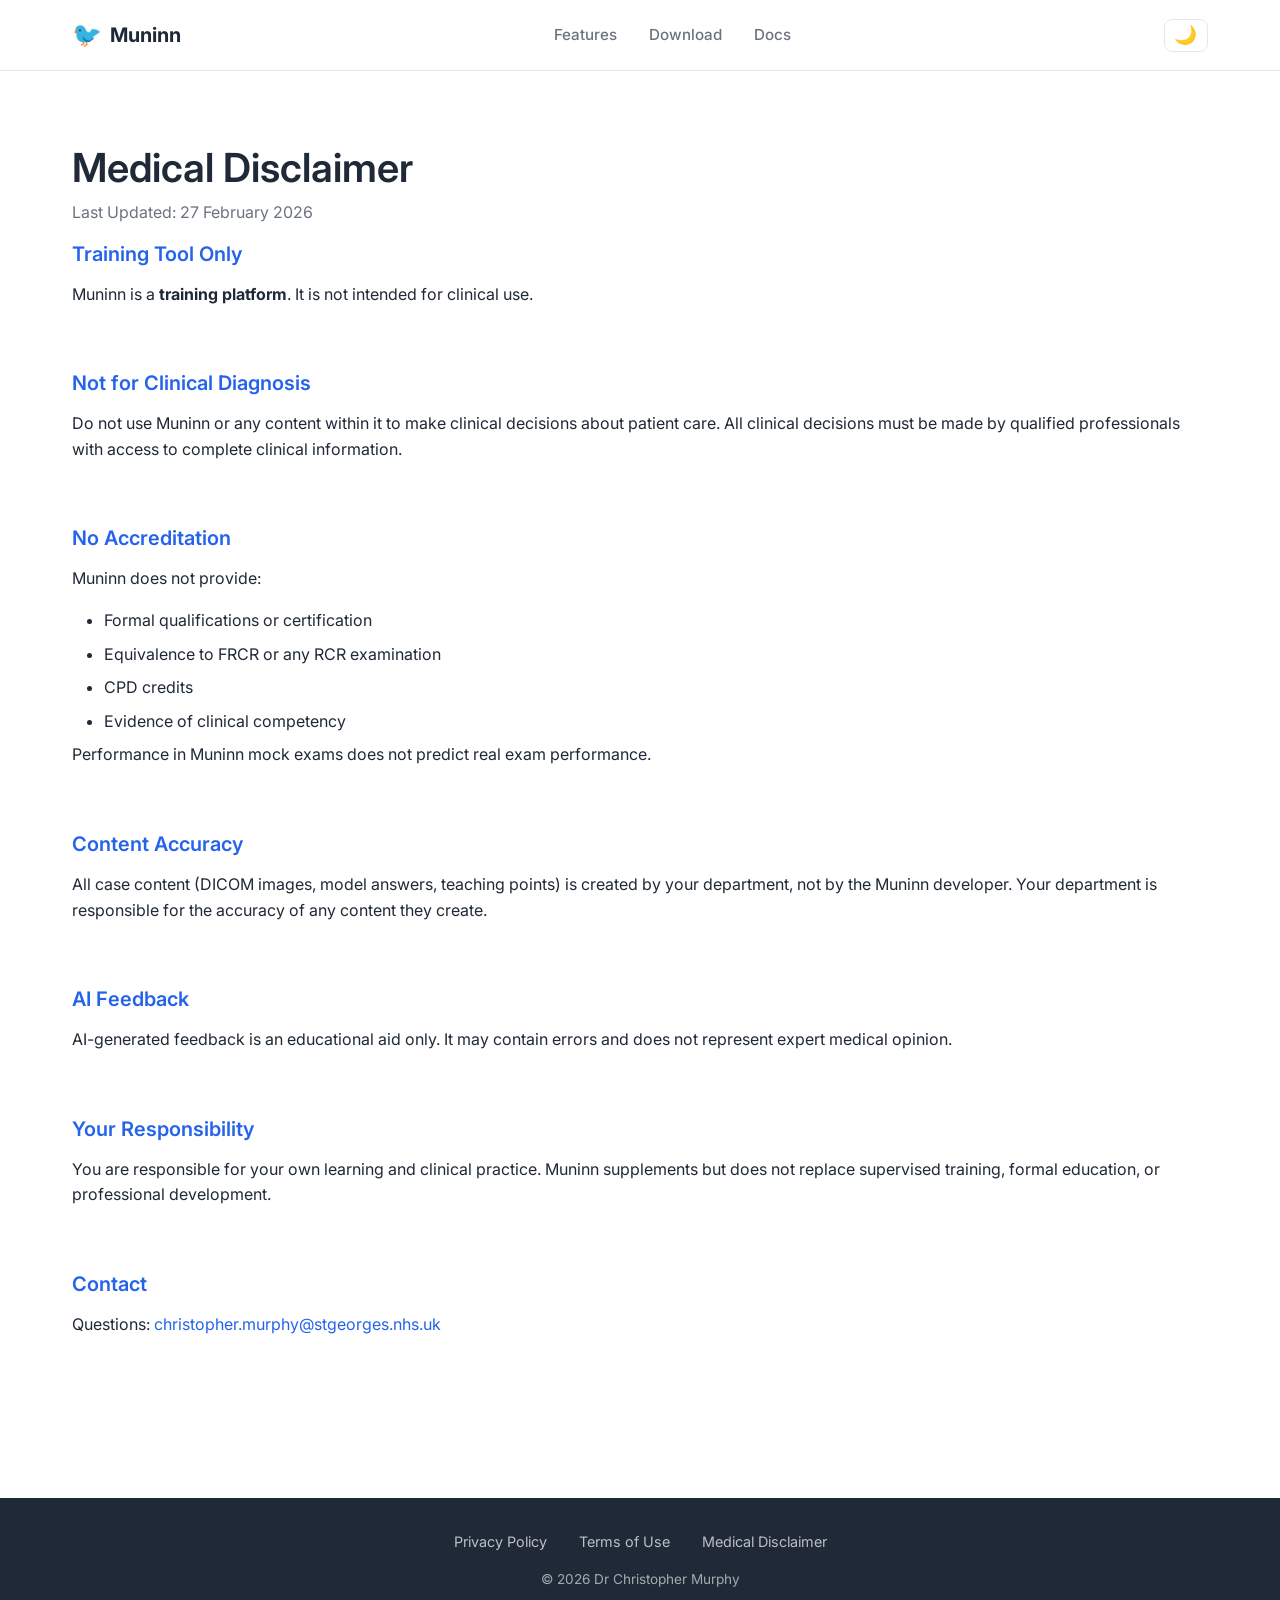
<file: docs/MEDICAL_DISCLAIMER.html>
<!DOCTYPE html>
<html lang="en">
<head>
    <meta charset="UTF-8">
    <meta name="viewport" content="width=device-width, initial-scale=1.0">
    <title>Medical Disclaimer - Muninn</title>
    <script>(function(){var t=localStorage.getItem('theme');if(t==='dark'||t==='light'){document.documentElement.setAttribute('data-theme',t)}else if(window.matchMedia('(prefers-color-scheme: dark)').matches){document.documentElement.setAttribute('data-theme','dark')}})();</script>
    <link rel="preconnect" href="https://fonts.googleapis.com">
    <link rel="preconnect" href="https://fonts.gstatic.com" crossorigin>
    <link href="https://fonts.googleapis.com/css2?family=Inter:wght@400;500;600;700&display=swap" rel="stylesheet">
    <link rel="stylesheet" href="style.css?v=2">
    <link rel="stylesheet" href="legal.css">
</head>
<body>
    <nav class="nav">
        <div class="nav-container">
            <a href="index.html" class="nav-logo">
                <span class="logo-icon">&#x1F426;</span>
                Muninn
            </a>
            <div class="nav-links">
                <a href="index.html#features">Features</a>
                <a href="index.html#download">Download</a>
                <a href="index.html#docs">Docs</a>
            </div>
            <button class="theme-toggle" aria-label="Toggle dark mode" title="Toggle dark mode">
                <span class="icon-sun" aria-hidden="true">&#x2600;&#xFE0F;</span>
                <span class="icon-moon" aria-hidden="true">&#x1F319;</span>
            </button>
        </div>
    </nav>

    <main class="legal-page">
        <div class="container">
            <h1>Medical Disclaimer</h1>
            <p class="last-updated">Last Updated: 27 February 2026</p>

            <section>
                <h2>Training Tool Only</h2>
                <p>Muninn is a <strong>training platform</strong>. It is not intended for clinical use.</p>
            </section>

            <section>
                <h2>Not for Clinical Diagnosis</h2>
                <p>Do not use Muninn or any content within it to make clinical decisions about patient care. All clinical decisions must be made by qualified professionals with access to complete clinical information.</p>
            </section>

            <section>
                <h2>No Accreditation</h2>
                <p>Muninn does not provide:</p>
                <ul>
                    <li>Formal qualifications or certification</li>
                    <li>Equivalence to FRCR or any RCR examination</li>
                    <li>CPD credits</li>
                    <li>Evidence of clinical competency</li>
                </ul>
                <p>Performance in Muninn mock exams does not predict real exam performance.</p>
            </section>

            <section>
                <h2>Content Accuracy</h2>
                <p>All case content (DICOM images, model answers, teaching points) is created by your department, not by the Muninn developer. Your department is responsible for the accuracy of any content they create.</p>
            </section>

            <section>
                <h2>AI Feedback</h2>
                <p>AI-generated feedback is an educational aid only. It may contain errors and does not represent expert medical opinion.</p>
            </section>

            <section>
                <h2>Your Responsibility</h2>
                <p>You are responsible for your own learning and clinical practice. Muninn supplements but does not replace supervised training, formal education, or professional development.</p>
            </section>

            <section>
                <h2>Contact</h2>
                <p>Questions: <a href="mailto:christopher.murphy@stgeorges.nhs.uk?subject=[MUNINN]">christopher.murphy@stgeorges.nhs.uk</a></p>
            </section>
        </div>
    </main>

    <footer class="footer">
        <div class="container">
            <div class="footer-legal">
                <a href="PRIVACY_POLICY.html">Privacy Policy</a>
                <a href="TERMS_OF_USE.html">Terms of Use</a>
                <a href="MEDICAL_DISCLAIMER.html">Medical Disclaimer</a>
            </div>
            <p class="footer-copyright">&copy; 2026 Dr Christopher Murphy</p>
        </div>
    </footer>
    <script>
    (function() {
        var toggle = document.querySelector('.theme-toggle');
        if (!toggle) return;
        function getEffectiveTheme() {
            var stored = localStorage.getItem('theme');
            if (stored) return stored;
            return window.matchMedia('(prefers-color-scheme: dark)').matches ? 'dark' : 'light';
        }
        function setTheme(theme, withTransition) {
            if (withTransition) document.body.classList.add('theme-transition');
            document.documentElement.setAttribute('data-theme', theme);
            localStorage.setItem('theme', theme);
            if (withTransition) setTimeout(function() { document.body.classList.remove('theme-transition'); }, 350);
        }
        toggle.addEventListener('click', function() {
            var current = getEffectiveTheme();
            setTheme(current === 'dark' ? 'light' : 'dark', true);
        });
        window.matchMedia('(prefers-color-scheme: dark)').addEventListener('change', function(e) {
            if (!localStorage.getItem('theme')) {
                document.documentElement.setAttribute('data-theme', e.matches ? 'dark' : 'light');
            }
        });
    })();
    </script>
</body>
</html>
</file>
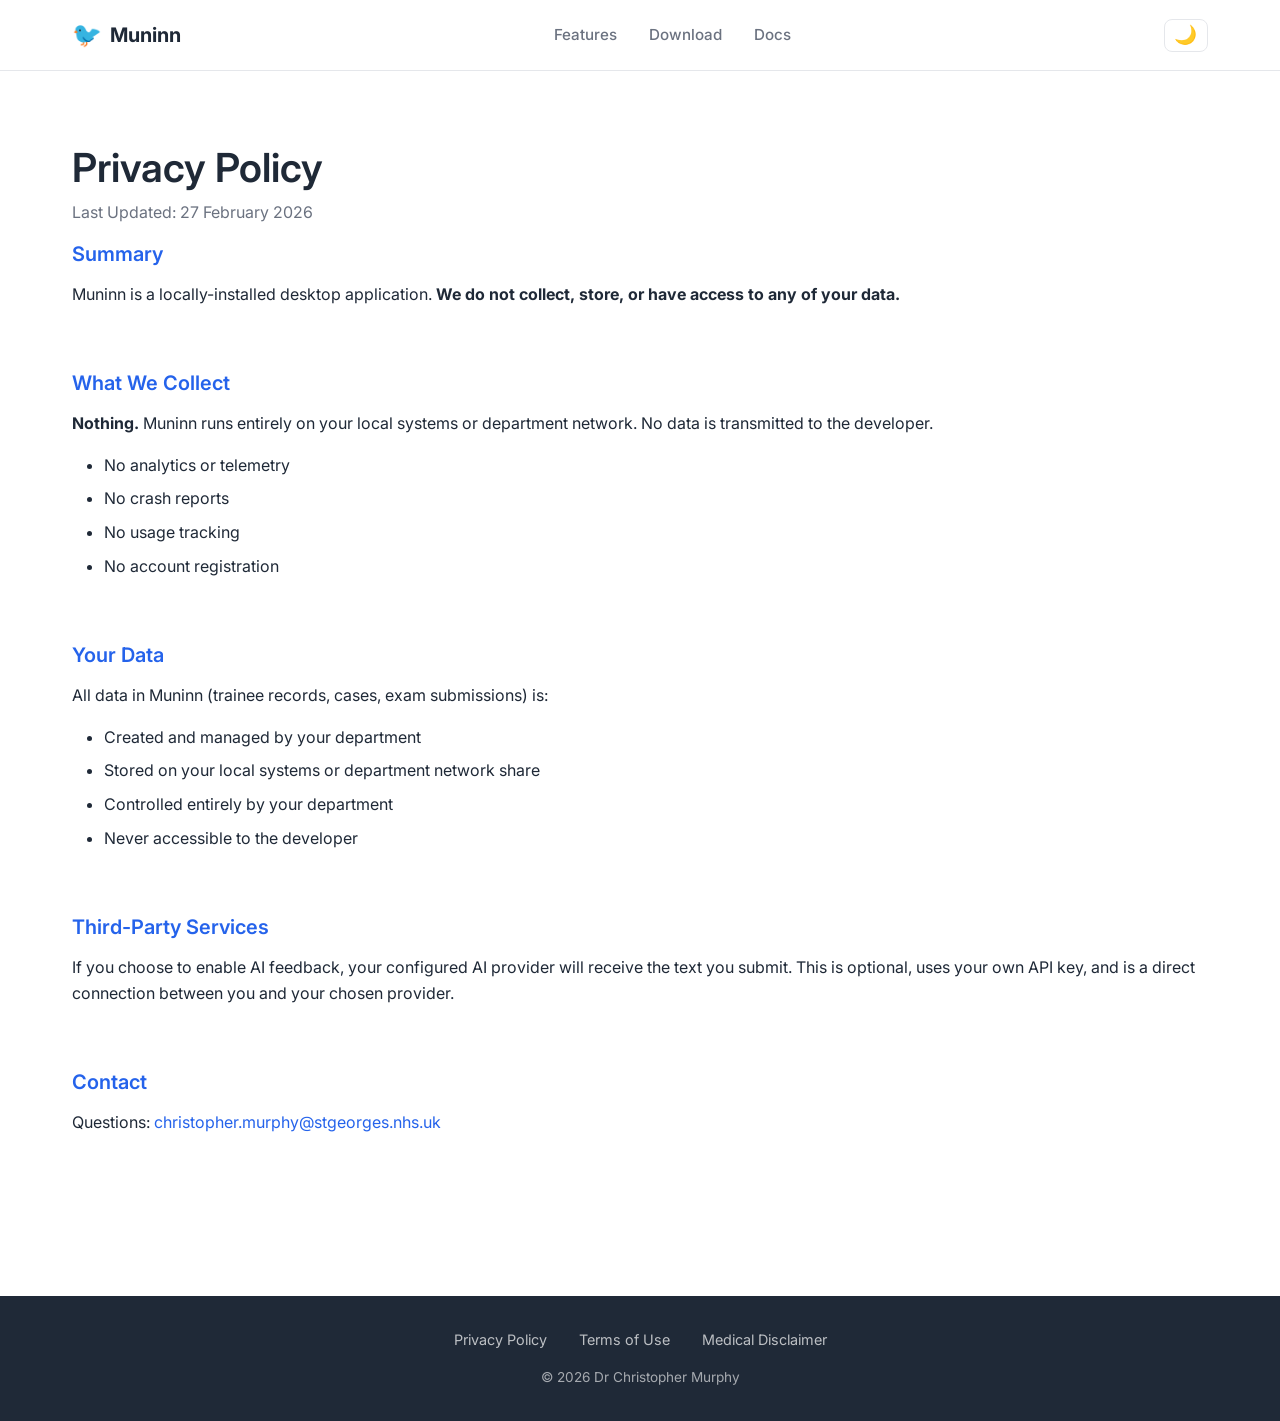
<file: docs/PRIVACY_POLICY.html>
<!DOCTYPE html>
<html lang="en">
<head>
    <meta charset="UTF-8">
    <meta name="viewport" content="width=device-width, initial-scale=1.0">
    <title>Privacy Policy - Muninn</title>
    <script>(function(){var t=localStorage.getItem('theme');if(t==='dark'||t==='light'){document.documentElement.setAttribute('data-theme',t)}else if(window.matchMedia('(prefers-color-scheme: dark)').matches){document.documentElement.setAttribute('data-theme','dark')}})();</script>
    <link rel="preconnect" href="https://fonts.googleapis.com">
    <link rel="preconnect" href="https://fonts.gstatic.com" crossorigin>
    <link href="https://fonts.googleapis.com/css2?family=Inter:wght@400;500;600;700&display=swap" rel="stylesheet">
    <link rel="stylesheet" href="style.css?v=2">
    <link rel="stylesheet" href="legal.css">
</head>
<body>
    <nav class="nav">
        <div class="nav-container">
            <a href="index.html" class="nav-logo">
                <span class="logo-icon">&#x1F426;</span>
                Muninn
            </a>
            <div class="nav-links">
                <a href="index.html#features">Features</a>
                <a href="index.html#download">Download</a>
                <a href="index.html#docs">Docs</a>
            </div>
            <button class="theme-toggle" aria-label="Toggle dark mode" title="Toggle dark mode">
                <span class="icon-sun" aria-hidden="true">&#x2600;&#xFE0F;</span>
                <span class="icon-moon" aria-hidden="true">&#x1F319;</span>
            </button>
        </div>
    </nav>

    <main class="legal-page">
        <div class="container">
            <h1>Privacy Policy</h1>
            <p class="last-updated">Last Updated: 27 February 2026</p>

            <section>
                <h2>Summary</h2>
                <p>Muninn is a locally-installed desktop application. <strong>We do not collect, store, or have access to any of your data.</strong></p>
            </section>

            <section>
                <h2>What We Collect</h2>
                <p><strong>Nothing.</strong> Muninn runs entirely on your local systems or department network. No data is transmitted to the developer.</p>
                <ul>
                    <li>No analytics or telemetry</li>
                    <li>No crash reports</li>
                    <li>No usage tracking</li>
                    <li>No account registration</li>
                </ul>
            </section>

            <section>
                <h2>Your Data</h2>
                <p>All data in Muninn (trainee records, cases, exam submissions) is:</p>
                <ul>
                    <li>Created and managed by your department</li>
                    <li>Stored on your local systems or department network share</li>
                    <li>Controlled entirely by your department</li>
                    <li>Never accessible to the developer</li>
                </ul>
            </section>

            <section>
                <h2>Third-Party Services</h2>
                <p>If you choose to enable AI feedback, your configured AI provider will receive the text you submit. This is optional, uses your own API key, and is a direct connection between you and your chosen provider.</p>
            </section>

            <section>
                <h2>Contact</h2>
                <p>Questions: <a href="mailto:christopher.murphy@stgeorges.nhs.uk?subject=[MUNINN]">christopher.murphy@stgeorges.nhs.uk</a></p>
            </section>
        </div>
    </main>

    <footer class="footer">
        <div class="container">
            <div class="footer-legal">
                <a href="PRIVACY_POLICY.html">Privacy Policy</a>
                <a href="TERMS_OF_USE.html">Terms of Use</a>
                <a href="MEDICAL_DISCLAIMER.html">Medical Disclaimer</a>
            </div>
            <p class="footer-copyright">&copy; 2026 Dr Christopher Murphy</p>
        </div>
    </footer>
    <script>
    (function() {
        var toggle = document.querySelector('.theme-toggle');
        if (!toggle) return;
        function getEffectiveTheme() {
            var stored = localStorage.getItem('theme');
            if (stored) return stored;
            return window.matchMedia('(prefers-color-scheme: dark)').matches ? 'dark' : 'light';
        }
        function setTheme(theme, withTransition) {
            if (withTransition) document.body.classList.add('theme-transition');
            document.documentElement.setAttribute('data-theme', theme);
            localStorage.setItem('theme', theme);
            if (withTransition) setTimeout(function() { document.body.classList.remove('theme-transition'); }, 350);
        }
        toggle.addEventListener('click', function() {
            var current = getEffectiveTheme();
            setTheme(current === 'dark' ? 'light' : 'dark', true);
        });
        window.matchMedia('(prefers-color-scheme: dark)').addEventListener('change', function(e) {
            if (!localStorage.getItem('theme')) {
                document.documentElement.setAttribute('data-theme', e.matches ? 'dark' : 'light');
            }
        });
    })();
    </script>
</body>
</html>
</file>
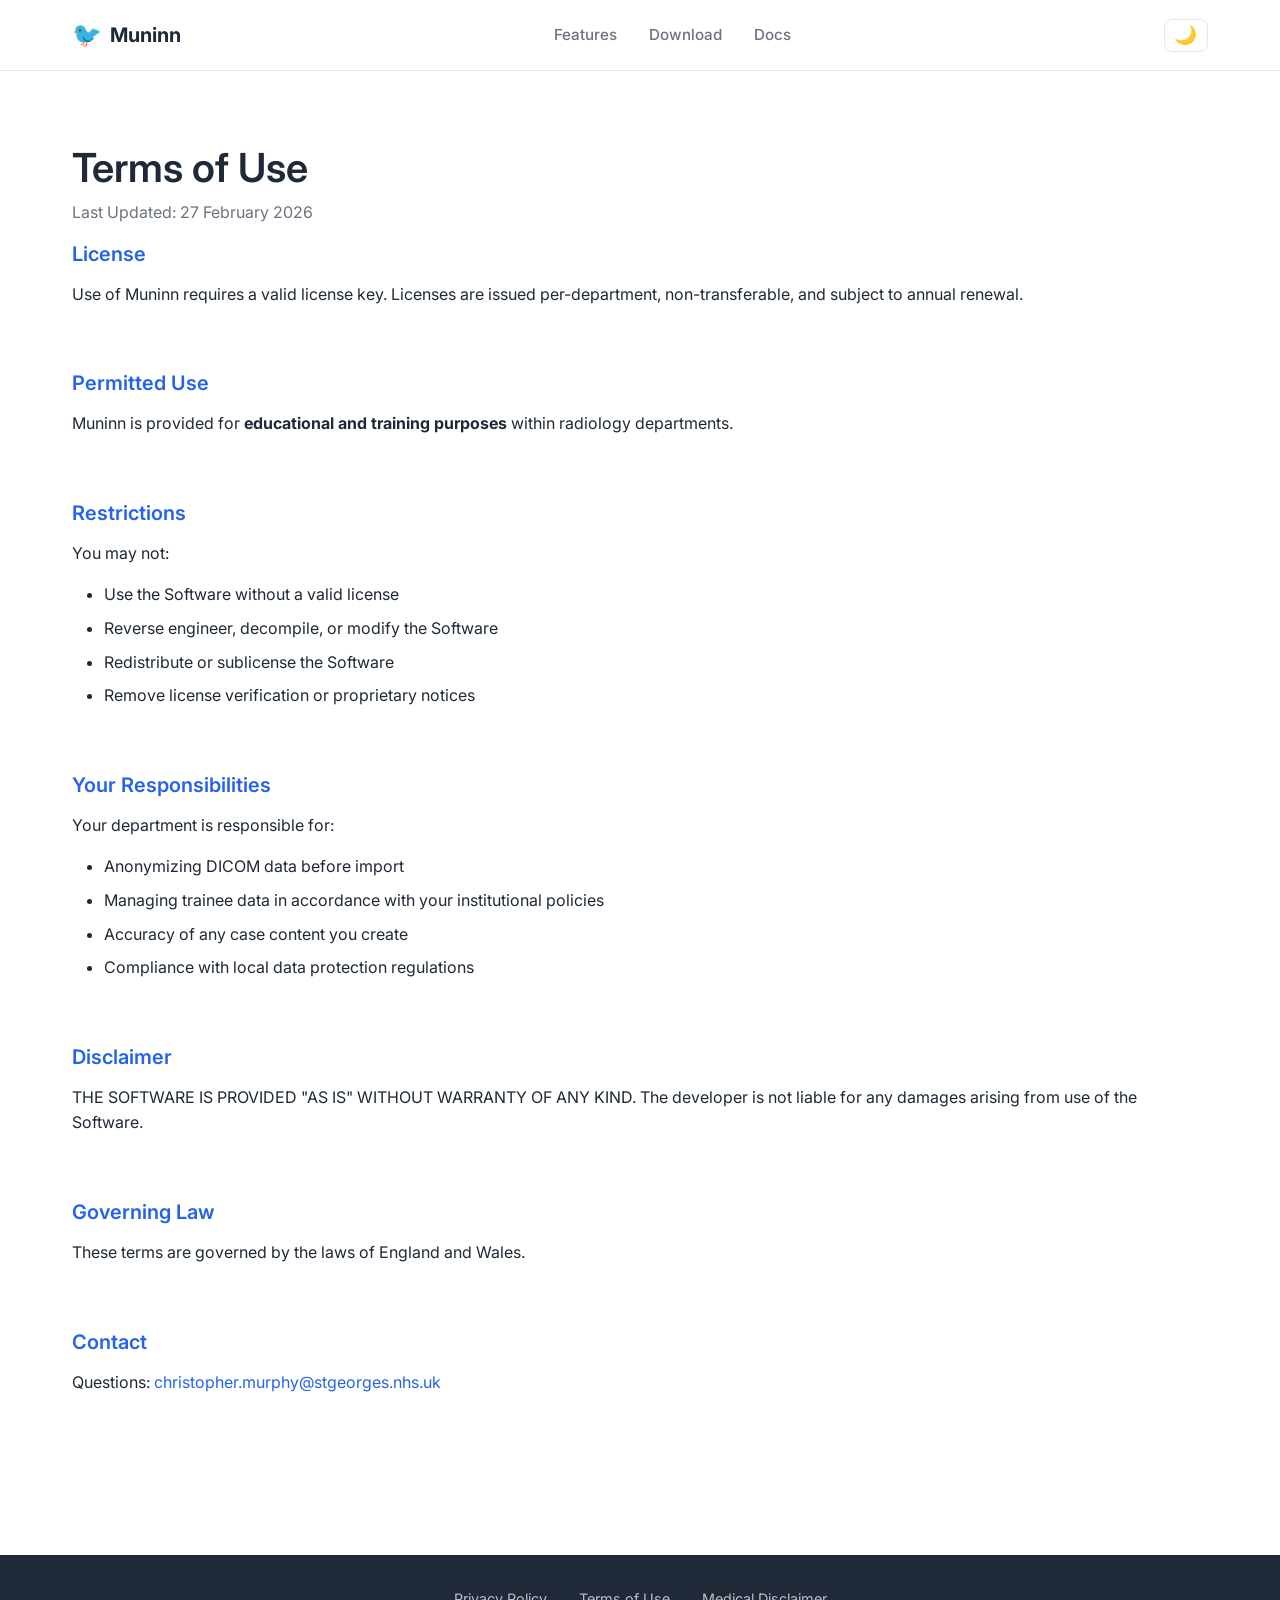
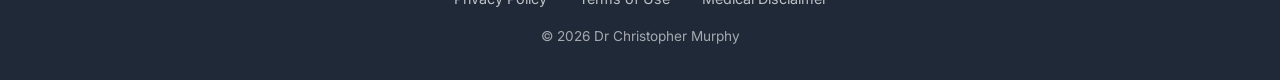
<file: docs/TERMS_OF_USE.html>
<!DOCTYPE html>
<html lang="en">
<head>
    <meta charset="UTF-8">
    <meta name="viewport" content="width=device-width, initial-scale=1.0">
    <title>Terms of Use - Muninn</title>
    <script>(function(){var t=localStorage.getItem('theme');if(t==='dark'||t==='light'){document.documentElement.setAttribute('data-theme',t)}else if(window.matchMedia('(prefers-color-scheme: dark)').matches){document.documentElement.setAttribute('data-theme','dark')}})();</script>
    <link rel="preconnect" href="https://fonts.googleapis.com">
    <link rel="preconnect" href="https://fonts.gstatic.com" crossorigin>
    <link href="https://fonts.googleapis.com/css2?family=Inter:wght@400;500;600;700&display=swap" rel="stylesheet">
    <link rel="stylesheet" href="style.css?v=2">
    <link rel="stylesheet" href="legal.css">
</head>
<body>
    <nav class="nav">
        <div class="nav-container">
            <a href="index.html" class="nav-logo">
                <span class="logo-icon">&#x1F426;</span>
                Muninn
            </a>
            <div class="nav-links">
                <a href="index.html#features">Features</a>
                <a href="index.html#download">Download</a>
                <a href="index.html#docs">Docs</a>
            </div>
            <button class="theme-toggle" aria-label="Toggle dark mode" title="Toggle dark mode">
                <span class="icon-sun" aria-hidden="true">&#x2600;&#xFE0F;</span>
                <span class="icon-moon" aria-hidden="true">&#x1F319;</span>
            </button>
        </div>
    </nav>

    <main class="legal-page">
        <div class="container">
            <h1>Terms of Use</h1>
            <p class="last-updated">Last Updated: 27 February 2026</p>

            <section>
                <h2>License</h2>
                <p>Use of Muninn requires a valid license key. Licenses are issued per-department, non-transferable, and subject to annual renewal.</p>
            </section>

            <section>
                <h2>Permitted Use</h2>
                <p>Muninn is provided for <strong>educational and training purposes</strong> within radiology departments.</p>
            </section>

            <section>
                <h2>Restrictions</h2>
                <p>You may not:</p>
                <ul>
                    <li>Use the Software without a valid license</li>
                    <li>Reverse engineer, decompile, or modify the Software</li>
                    <li>Redistribute or sublicense the Software</li>
                    <li>Remove license verification or proprietary notices</li>
                </ul>
            </section>

            <section>
                <h2>Your Responsibilities</h2>
                <p>Your department is responsible for:</p>
                <ul>
                    <li>Anonymizing DICOM data before import</li>
                    <li>Managing trainee data in accordance with your institutional policies</li>
                    <li>Accuracy of any case content you create</li>
                    <li>Compliance with local data protection regulations</li>
                </ul>
            </section>

            <section>
                <h2>Disclaimer</h2>
                <p>THE SOFTWARE IS PROVIDED "AS IS" WITHOUT WARRANTY OF ANY KIND. The developer is not liable for any damages arising from use of the Software.</p>
            </section>

            <section>
                <h2>Governing Law</h2>
                <p>These terms are governed by the laws of England and Wales.</p>
            </section>

            <section>
                <h2>Contact</h2>
                <p>Questions: <a href="mailto:christopher.murphy@stgeorges.nhs.uk?subject=[MUNINN]">christopher.murphy@stgeorges.nhs.uk</a></p>
            </section>
        </div>
    </main>

    <footer class="footer">
        <div class="container">
            <div class="footer-legal">
                <a href="PRIVACY_POLICY.html">Privacy Policy</a>
                <a href="TERMS_OF_USE.html">Terms of Use</a>
                <a href="MEDICAL_DISCLAIMER.html">Medical Disclaimer</a>
            </div>
            <p class="footer-copyright">&copy; 2026 Dr Christopher Murphy</p>
        </div>
    </footer>
    <script>
    (function() {
        var toggle = document.querySelector('.theme-toggle');
        if (!toggle) return;
        function getEffectiveTheme() {
            var stored = localStorage.getItem('theme');
            if (stored) return stored;
            return window.matchMedia('(prefers-color-scheme: dark)').matches ? 'dark' : 'light';
        }
        function setTheme(theme, withTransition) {
            if (withTransition) document.body.classList.add('theme-transition');
            document.documentElement.setAttribute('data-theme', theme);
            localStorage.setItem('theme', theme);
            if (withTransition) setTimeout(function() { document.body.classList.remove('theme-transition'); }, 350);
        }
        toggle.addEventListener('click', function() {
            var current = getEffectiveTheme();
            setTheme(current === 'dark' ? 'light' : 'dark', true);
        });
        window.matchMedia('(prefers-color-scheme: dark)').addEventListener('change', function(e) {
            if (!localStorage.getItem('theme')) {
                document.documentElement.setAttribute('data-theme', e.matches ? 'dark' : 'light');
            }
        });
    })();
    </script>
</body>
</html>
</file>
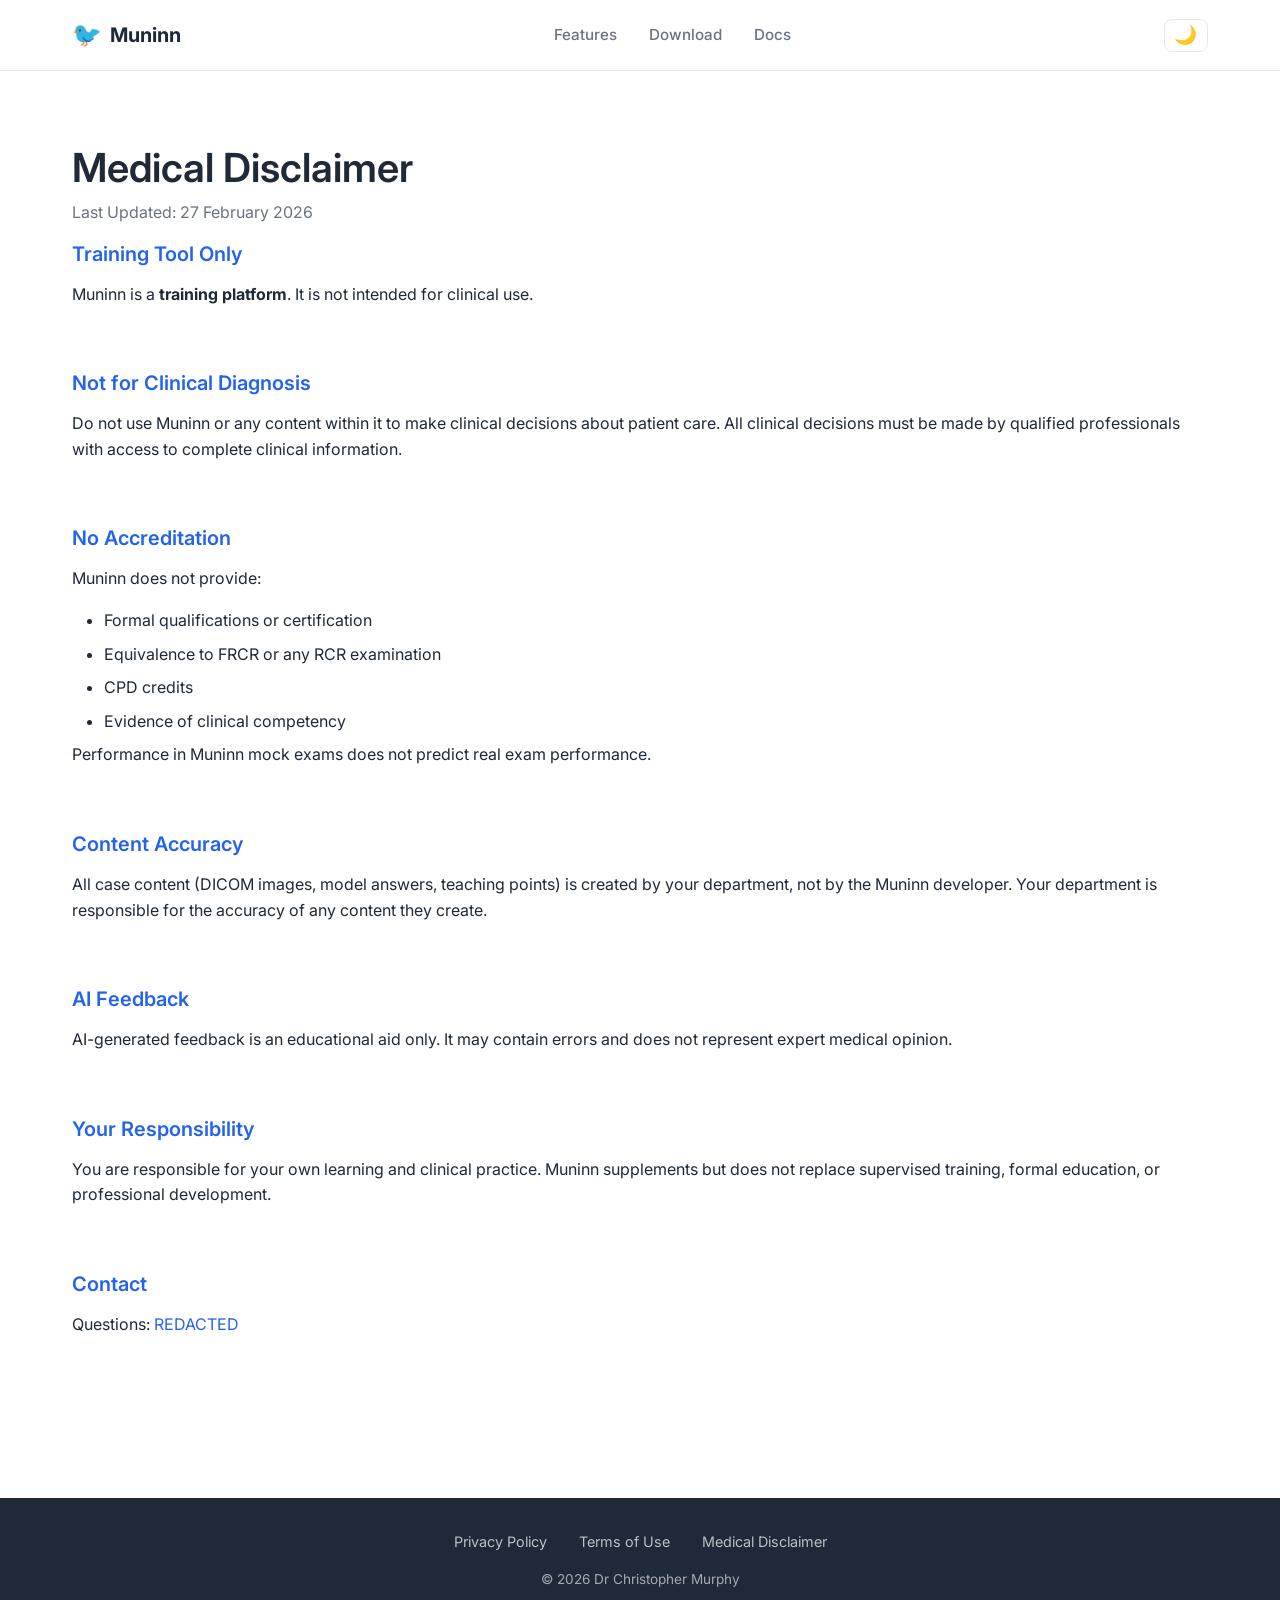
<file: site/MEDICAL_DISCLAIMER.html>
<!DOCTYPE html>
<html lang="en">
<head>
    <meta charset="UTF-8">
    <meta name="viewport" content="width=device-width, initial-scale=1.0">
    <title>Medical Disclaimer - Muninn</title>
    <script>(function(){var t=localStorage.getItem('theme');if(t==='dark'||t==='light'){document.documentElement.setAttribute('data-theme',t)}else if(window.matchMedia('(prefers-color-scheme: dark)').matches){document.documentElement.setAttribute('data-theme','dark')}})();</script>
    <link rel="preconnect" href="https://fonts.googleapis.com">
    <link rel="preconnect" href="https://fonts.gstatic.com" crossorigin>
    <link href="https://fonts.googleapis.com/css2?family=Inter:wght@400;500;600;700&display=swap" rel="stylesheet">
    <link rel="stylesheet" href="style.css?v=2">
    <link rel="stylesheet" href="legal.css">
</head>
<body>
    <nav class="nav">
        <div class="nav-container">
            <a href="index.html" class="nav-logo">
                <span class="logo-icon">&#x1F426;</span>
                Muninn
            </a>
            <div class="nav-links">
                <a href="index.html#features">Features</a>
                <a href="index.html#download">Download</a>
                <a href="index.html#docs">Docs</a>
            </div>
            <button class="theme-toggle" aria-label="Toggle dark mode" title="Toggle dark mode">
                <span class="icon-sun" aria-hidden="true">&#x2600;&#xFE0F;</span>
                <span class="icon-moon" aria-hidden="true">&#x1F319;</span>
            </button>
        </div>
    </nav>

    <main class="legal-page">
        <div class="container">
            <h1>Medical Disclaimer</h1>
            <p class="last-updated">Last Updated: 27 February 2026</p>

            <section>
                <h2>Training Tool Only</h2>
                <p>Muninn is a <strong>training platform</strong>. It is not intended for clinical use.</p>
            </section>

            <section>
                <h2>Not for Clinical Diagnosis</h2>
                <p>Do not use Muninn or any content within it to make clinical decisions about patient care. All clinical decisions must be made by qualified professionals with access to complete clinical information.</p>
            </section>

            <section>
                <h2>No Accreditation</h2>
                <p>Muninn does not provide:</p>
                <ul>
                    <li>Formal qualifications or certification</li>
                    <li>Equivalence to FRCR or any RCR examination</li>
                    <li>CPD credits</li>
                    <li>Evidence of clinical competency</li>
                </ul>
                <p>Performance in Muninn mock exams does not predict real exam performance.</p>
            </section>

            <section>
                <h2>Content Accuracy</h2>
                <p>All case content (DICOM images, model answers, teaching points) is created by your department, not by the Muninn developer. Your department is responsible for the accuracy of any content they create.</p>
            </section>

            <section>
                <h2>AI Feedback</h2>
                <p>AI-generated feedback is an educational aid only. It may contain errors and does not represent expert medical opinion.</p>
            </section>

            <section>
                <h2>Your Responsibility</h2>
                <p>You are responsible for your own learning and clinical practice. Muninn supplements but does not replace supervised training, formal education, or professional development.</p>
            </section>

            <section>
                <h2>Contact</h2>
                <p>Questions: <a href="mailto:REDACTED?subject=[MUNINN]">REDACTED</a></p>
            </section>
        </div>
    </main>

    <footer class="footer">
        <div class="container">
            <div class="footer-legal">
                <a href="PRIVACY_POLICY.html">Privacy Policy</a>
                <a href="TERMS_OF_USE.html">Terms of Use</a>
                <a href="MEDICAL_DISCLAIMER.html">Medical Disclaimer</a>
            </div>
            <p class="footer-copyright">&copy; 2026 Dr Christopher Murphy</p>
        </div>
    </footer>
    <script>
    (function() {
        var toggle = document.querySelector('.theme-toggle');
        if (!toggle) return;
        function getEffectiveTheme() {
            var stored = localStorage.getItem('theme');
            if (stored) return stored;
            return window.matchMedia('(prefers-color-scheme: dark)').matches ? 'dark' : 'light';
        }
        function setTheme(theme, withTransition) {
            if (withTransition) document.body.classList.add('theme-transition');
            document.documentElement.setAttribute('data-theme', theme);
            localStorage.setItem('theme', theme);
            if (withTransition) setTimeout(function() { document.body.classList.remove('theme-transition'); }, 350);
        }
        toggle.addEventListener('click', function() {
            var current = getEffectiveTheme();
            setTheme(current === 'dark' ? 'light' : 'dark', true);
        });
        window.matchMedia('(prefers-color-scheme: dark)').addEventListener('change', function(e) {
            if (!localStorage.getItem('theme')) {
                document.documentElement.setAttribute('data-theme', e.matches ? 'dark' : 'light');
            }
        });
    })();
    </script>
</body>
</html>
</file>
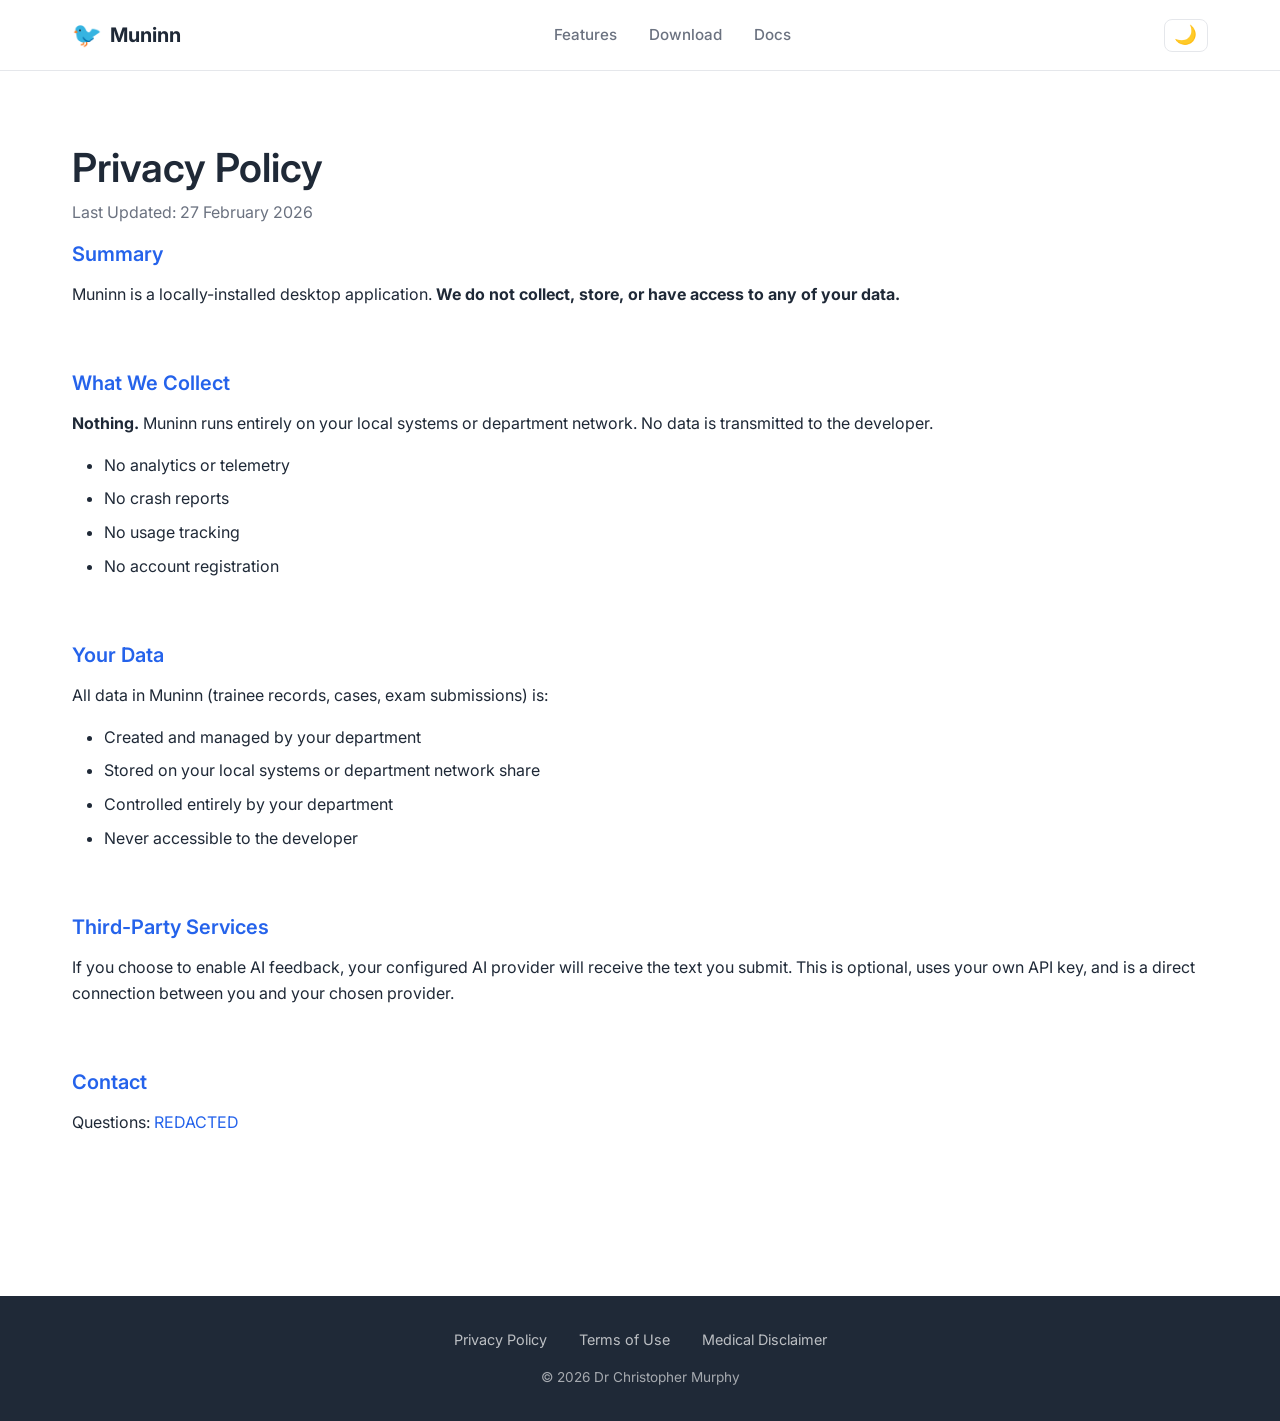
<file: site/PRIVACY_POLICY.html>
<!DOCTYPE html>
<html lang="en">
<head>
    <meta charset="UTF-8">
    <meta name="viewport" content="width=device-width, initial-scale=1.0">
    <title>Privacy Policy - Muninn</title>
    <script>(function(){var t=localStorage.getItem('theme');if(t==='dark'||t==='light'){document.documentElement.setAttribute('data-theme',t)}else if(window.matchMedia('(prefers-color-scheme: dark)').matches){document.documentElement.setAttribute('data-theme','dark')}})();</script>
    <link rel="preconnect" href="https://fonts.googleapis.com">
    <link rel="preconnect" href="https://fonts.gstatic.com" crossorigin>
    <link href="https://fonts.googleapis.com/css2?family=Inter:wght@400;500;600;700&display=swap" rel="stylesheet">
    <link rel="stylesheet" href="style.css?v=2">
    <link rel="stylesheet" href="legal.css">
</head>
<body>
    <nav class="nav">
        <div class="nav-container">
            <a href="index.html" class="nav-logo">
                <span class="logo-icon">&#x1F426;</span>
                Muninn
            </a>
            <div class="nav-links">
                <a href="index.html#features">Features</a>
                <a href="index.html#download">Download</a>
                <a href="index.html#docs">Docs</a>
            </div>
            <button class="theme-toggle" aria-label="Toggle dark mode" title="Toggle dark mode">
                <span class="icon-sun" aria-hidden="true">&#x2600;&#xFE0F;</span>
                <span class="icon-moon" aria-hidden="true">&#x1F319;</span>
            </button>
        </div>
    </nav>

    <main class="legal-page">
        <div class="container">
            <h1>Privacy Policy</h1>
            <p class="last-updated">Last Updated: 27 February 2026</p>

            <section>
                <h2>Summary</h2>
                <p>Muninn is a locally-installed desktop application. <strong>We do not collect, store, or have access to any of your data.</strong></p>
            </section>

            <section>
                <h2>What We Collect</h2>
                <p><strong>Nothing.</strong> Muninn runs entirely on your local systems or department network. No data is transmitted to the developer.</p>
                <ul>
                    <li>No analytics or telemetry</li>
                    <li>No crash reports</li>
                    <li>No usage tracking</li>
                    <li>No account registration</li>
                </ul>
            </section>

            <section>
                <h2>Your Data</h2>
                <p>All data in Muninn (trainee records, cases, exam submissions) is:</p>
                <ul>
                    <li>Created and managed by your department</li>
                    <li>Stored on your local systems or department network share</li>
                    <li>Controlled entirely by your department</li>
                    <li>Never accessible to the developer</li>
                </ul>
            </section>

            <section>
                <h2>Third-Party Services</h2>
                <p>If you choose to enable AI feedback, your configured AI provider will receive the text you submit. This is optional, uses your own API key, and is a direct connection between you and your chosen provider.</p>
            </section>

            <section>
                <h2>Contact</h2>
                <p>Questions: <a href="mailto:REDACTED?subject=[MUNINN]">REDACTED</a></p>
            </section>
        </div>
    </main>

    <footer class="footer">
        <div class="container">
            <div class="footer-legal">
                <a href="PRIVACY_POLICY.html">Privacy Policy</a>
                <a href="TERMS_OF_USE.html">Terms of Use</a>
                <a href="MEDICAL_DISCLAIMER.html">Medical Disclaimer</a>
            </div>
            <p class="footer-copyright">&copy; 2026 Dr Christopher Murphy</p>
        </div>
    </footer>
    <script>
    (function() {
        var toggle = document.querySelector('.theme-toggle');
        if (!toggle) return;
        function getEffectiveTheme() {
            var stored = localStorage.getItem('theme');
            if (stored) return stored;
            return window.matchMedia('(prefers-color-scheme: dark)').matches ? 'dark' : 'light';
        }
        function setTheme(theme, withTransition) {
            if (withTransition) document.body.classList.add('theme-transition');
            document.documentElement.setAttribute('data-theme', theme);
            localStorage.setItem('theme', theme);
            if (withTransition) setTimeout(function() { document.body.classList.remove('theme-transition'); }, 350);
        }
        toggle.addEventListener('click', function() {
            var current = getEffectiveTheme();
            setTheme(current === 'dark' ? 'light' : 'dark', true);
        });
        window.matchMedia('(prefers-color-scheme: dark)').addEventListener('change', function(e) {
            if (!localStorage.getItem('theme')) {
                document.documentElement.setAttribute('data-theme', e.matches ? 'dark' : 'light');
            }
        });
    })();
    </script>
</body>
</html>
</file>
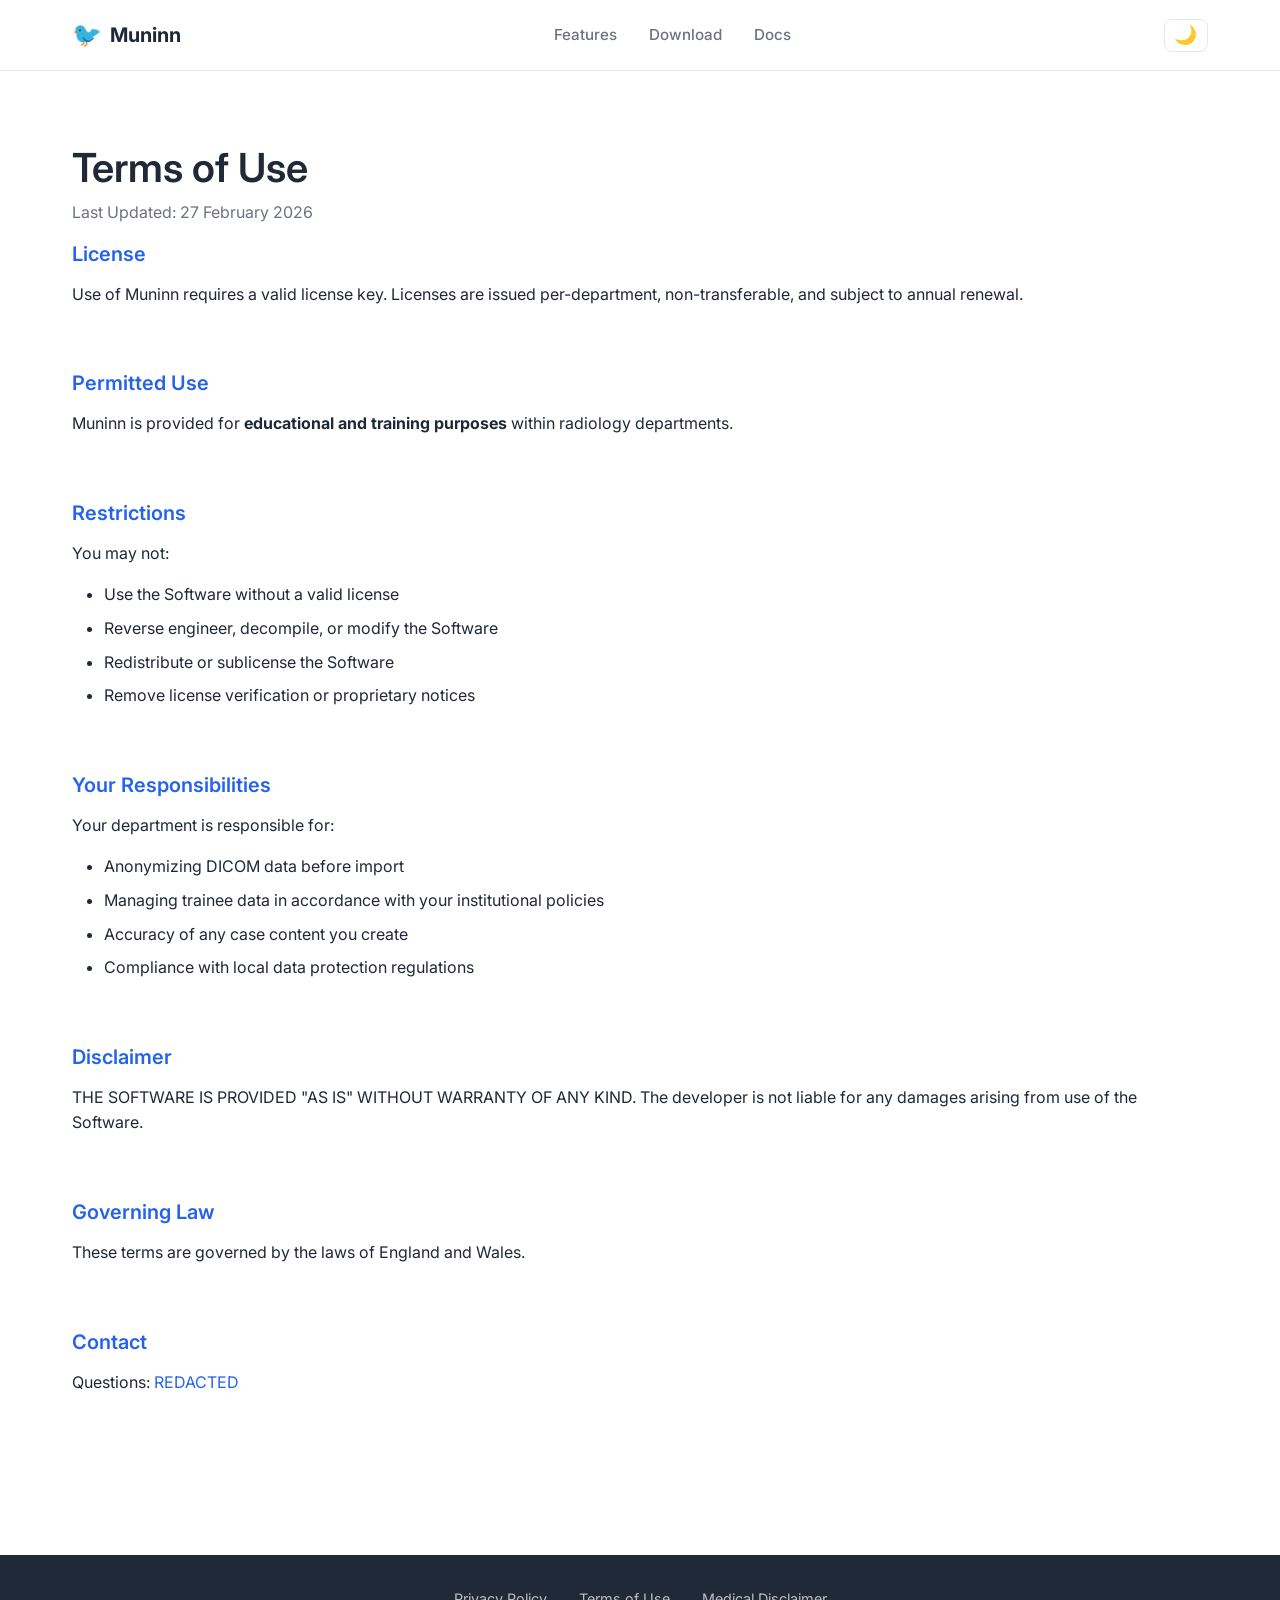
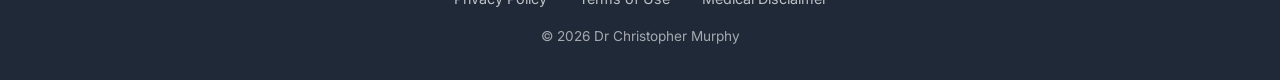
<file: site/TERMS_OF_USE.html>
<!DOCTYPE html>
<html lang="en">
<head>
    <meta charset="UTF-8">
    <meta name="viewport" content="width=device-width, initial-scale=1.0">
    <title>Terms of Use - Muninn</title>
    <script>(function(){var t=localStorage.getItem('theme');if(t==='dark'||t==='light'){document.documentElement.setAttribute('data-theme',t)}else if(window.matchMedia('(prefers-color-scheme: dark)').matches){document.documentElement.setAttribute('data-theme','dark')}})();</script>
    <link rel="preconnect" href="https://fonts.googleapis.com">
    <link rel="preconnect" href="https://fonts.gstatic.com" crossorigin>
    <link href="https://fonts.googleapis.com/css2?family=Inter:wght@400;500;600;700&display=swap" rel="stylesheet">
    <link rel="stylesheet" href="style.css?v=2">
    <link rel="stylesheet" href="legal.css">
</head>
<body>
    <nav class="nav">
        <div class="nav-container">
            <a href="index.html" class="nav-logo">
                <span class="logo-icon">&#x1F426;</span>
                Muninn
            </a>
            <div class="nav-links">
                <a href="index.html#features">Features</a>
                <a href="index.html#download">Download</a>
                <a href="index.html#docs">Docs</a>
            </div>
            <button class="theme-toggle" aria-label="Toggle dark mode" title="Toggle dark mode">
                <span class="icon-sun" aria-hidden="true">&#x2600;&#xFE0F;</span>
                <span class="icon-moon" aria-hidden="true">&#x1F319;</span>
            </button>
        </div>
    </nav>

    <main class="legal-page">
        <div class="container">
            <h1>Terms of Use</h1>
            <p class="last-updated">Last Updated: 27 February 2026</p>

            <section>
                <h2>License</h2>
                <p>Use of Muninn requires a valid license key. Licenses are issued per-department, non-transferable, and subject to annual renewal.</p>
            </section>

            <section>
                <h2>Permitted Use</h2>
                <p>Muninn is provided for <strong>educational and training purposes</strong> within radiology departments.</p>
            </section>

            <section>
                <h2>Restrictions</h2>
                <p>You may not:</p>
                <ul>
                    <li>Use the Software without a valid license</li>
                    <li>Reverse engineer, decompile, or modify the Software</li>
                    <li>Redistribute or sublicense the Software</li>
                    <li>Remove license verification or proprietary notices</li>
                </ul>
            </section>

            <section>
                <h2>Your Responsibilities</h2>
                <p>Your department is responsible for:</p>
                <ul>
                    <li>Anonymizing DICOM data before import</li>
                    <li>Managing trainee data in accordance with your institutional policies</li>
                    <li>Accuracy of any case content you create</li>
                    <li>Compliance with local data protection regulations</li>
                </ul>
            </section>

            <section>
                <h2>Disclaimer</h2>
                <p>THE SOFTWARE IS PROVIDED "AS IS" WITHOUT WARRANTY OF ANY KIND. The developer is not liable for any damages arising from use of the Software.</p>
            </section>

            <section>
                <h2>Governing Law</h2>
                <p>These terms are governed by the laws of England and Wales.</p>
            </section>

            <section>
                <h2>Contact</h2>
                <p>Questions: <a href="mailto:REDACTED?subject=[MUNINN]">REDACTED</a></p>
            </section>
        </div>
    </main>

    <footer class="footer">
        <div class="container">
            <div class="footer-legal">
                <a href="PRIVACY_POLICY.html">Privacy Policy</a>
                <a href="TERMS_OF_USE.html">Terms of Use</a>
                <a href="MEDICAL_DISCLAIMER.html">Medical Disclaimer</a>
            </div>
            <p class="footer-copyright">&copy; 2026 Dr Christopher Murphy</p>
        </div>
    </footer>
    <script>
    (function() {
        var toggle = document.querySelector('.theme-toggle');
        if (!toggle) return;
        function getEffectiveTheme() {
            var stored = localStorage.getItem('theme');
            if (stored) return stored;
            return window.matchMedia('(prefers-color-scheme: dark)').matches ? 'dark' : 'light';
        }
        function setTheme(theme, withTransition) {
            if (withTransition) document.body.classList.add('theme-transition');
            document.documentElement.setAttribute('data-theme', theme);
            localStorage.setItem('theme', theme);
            if (withTransition) setTimeout(function() { document.body.classList.remove('theme-transition'); }, 350);
        }
        toggle.addEventListener('click', function() {
            var current = getEffectiveTheme();
            setTheme(current === 'dark' ? 'light' : 'dark', true);
        });
        window.matchMedia('(prefers-color-scheme: dark)').addEventListener('change', function(e) {
            if (!localStorage.getItem('theme')) {
                document.documentElement.setAttribute('data-theme', e.matches ? 'dark' : 'light');
            }
        });
    })();
    </script>
</body>
</html>
</file>
<file: docs/style.css>
/* Reset and base */
*, *::before, *::after {
    box-sizing: border-box;
    margin: 0;
    padding: 0;
}

:root {
    --color-primary: #2563eb;
    --color-primary-dark: #1d4ed8;
    --color-text: #1f2937;
    --color-text-light: #6b7280;
    --color-bg: #ffffff;
    --color-bg-alt: #f9fafb;
    --color-border: #e5e7eb;
    --color-accent: #0ea5e9;
    --color-surface: #ffffff;
    --color-nav-bg: rgba(255, 255, 255, 0.95);
    --color-warning-bg: #fef3c7;
    --color-warning-text: inherit;
    --color-check: #10b981;
    --color-footer-bg: #1f2937;
    --color-footer-overlay: rgba(255, 255, 255, 0.1);
    --font-family: 'Inter', -apple-system, BlinkMacSystemFont, 'Segoe UI', Roboto, sans-serif;
    --max-width: 1200px;
    --spacing-xs: 0.5rem;
    --spacing-sm: 1rem;
    --spacing-md: 2rem;
    --spacing-lg: 4rem;
    --spacing-xl: 6rem;
    --radius: 8px;
    --shadow: 0 1px 3px rgba(0, 0, 0, 0.1), 0 1px 2px rgba(0, 0, 0, 0.06);
    --shadow-lg: 0 10px 15px -3px rgba(0, 0, 0, 0.1), 0 4px 6px -2px rgba(0, 0, 0, 0.05);
}

/* Dark mode overrides */
[data-theme="dark"] {
    --color-primary: #3b82f6;
    --color-primary-dark: #2563eb;
    --color-text: #f3f4f6;
    --color-text-light: #9ca3af;
    --color-bg: #111827;
    --color-bg-alt: #1f2937;
    --color-border: #374151;
    --color-accent: #38bdf8;
    --color-surface: #1f2937;
    --color-nav-bg: rgba(17, 24, 39, 0.95);
    --color-warning-bg: #422006;
    --color-warning-text: #fde68a;
    --color-check: #34d399;
    --color-footer-bg: #0b1120;
    --color-footer-overlay: rgba(255, 255, 255, 0.08);
    --shadow: 0 1px 3px rgba(0, 0, 0, 0.4), 0 1px 2px rgba(0, 0, 0, 0.3);
    --shadow-lg: 0 10px 15px -3px rgba(0, 0, 0, 0.4), 0 4px 6px -2px rgba(0, 0, 0, 0.2);
}

html {
    scroll-behavior: smooth;
}

body {
    font-family: var(--font-family);
    color: var(--color-text);
    line-height: 1.6;
    background: var(--color-bg);
}

.container {
    max-width: var(--max-width);
    margin: 0 auto;
    padding: 0 var(--spacing-md);
}

h1, h2, h3, h4 {
    line-height: 1.2;
    font-weight: 600;
}

h1 { font-size: 2.5rem; }
h2 { font-size: 2rem; margin-bottom: var(--spacing-md); }
h3 { font-size: 1.25rem; }
h4 { font-size: 1.1rem; }

a {
    color: var(--color-primary);
    text-decoration: none;
}

a:hover {
    text-decoration: underline;
}

/* Navigation */
.nav {
    position: fixed;
    top: 0;
    left: 0;
    right: 0;
    background: var(--color-nav-bg);
    backdrop-filter: blur(10px);
    border-bottom: 1px solid var(--color-border);
    z-index: 100;
}

.nav-container {
    max-width: var(--max-width);
    margin: 0 auto;
    padding: var(--spacing-sm) var(--spacing-md);
    display: flex;
    justify-content: space-between;
    align-items: center;
}

.nav-logo {
    display: flex;
    align-items: center;
    gap: var(--spacing-xs);
    font-weight: 700;
    font-size: 1.25rem;
    color: var(--color-text);
}

.nav-logo:hover {
    text-decoration: none;
}

.logo-icon {
    font-size: 1.5rem;
    vertical-align: middle;
}

.nav-links {
    display: flex;
    gap: var(--spacing-md);
    align-items: center;
}

.nav-links a {
    color: var(--color-text-light);
    font-weight: 500;
    font-size: 0.95rem;
}

.nav-links a:hover {
    color: var(--color-text);
    text-decoration: none;
}

.nav-github {
    background: var(--color-text);
    color: white !important;
    padding: 0.5rem 1rem;
    border-radius: var(--radius);
}

.nav-github:hover {
    background: var(--color-primary);
}

[data-theme="dark"] .nav-github {
    background: #374151;
}

/* Theme Toggle */
.theme-toggle {
    background: none;
    border: 1px solid var(--color-border);
    border-radius: var(--radius);
    cursor: pointer;
    padding: 0.4rem 0.6rem;
    font-size: 1.15rem;
    line-height: 1;
    color: var(--color-text);
    transition: background 0.2s, border-color 0.2s;
    display: flex;
    align-items: center;
    justify-content: center;
}

.theme-toggle:hover {
    background: var(--color-bg-alt);
    border-color: var(--color-text-light);
}

.theme-toggle .icon-sun { display: none; }
.theme-toggle .icon-moon { display: inline; }
[data-theme="dark"] .theme-toggle .icon-sun { display: inline; }
[data-theme="dark"] .theme-toggle .icon-moon { display: none; }

/* Theme transition (only on user toggle, not page load) */
body.theme-transition,
body.theme-transition *,
body.theme-transition *::before,
body.theme-transition *::after {
    transition: background-color 0.3s ease, color 0.3s ease, border-color 0.3s ease, box-shadow 0.3s ease !important;
}

/* Buttons */
.btn {
    display: inline-block;
    padding: 0.75rem 1.5rem;
    border-radius: var(--radius);
    font-weight: 600;
    font-size: 1rem;
    text-align: center;
    transition: all 0.2s;
    cursor: pointer;
    border: none;
}

.btn:hover {
    text-decoration: none;
    transform: translateY(-1px);
}

.btn-primary {
    background: var(--color-primary);
    color: white;
}

.btn-primary:hover {
    background: var(--color-primary-dark);
}

.btn-secondary {
    background: var(--color-surface);
    color: var(--color-text);
    border: 1px solid var(--color-border);
}

.btn-secondary:hover {
    background: var(--color-bg-alt);
}

.btn-download {
    background: var(--color-primary);
    color: white;
    width: 100%;
}

/* Hero */
.hero {
    padding: calc(var(--spacing-xl) + 60px) 0 var(--spacing-xl);
    text-align: center;
    background: linear-gradient(180deg, var(--color-bg-alt) 0%, var(--color-bg) 100%);
}

.hero h1 {
    max-width: 800px;
    margin: 0 auto var(--spacing-md);
}

.hero-subtitle {
    font-size: 1.25rem;
    color: var(--color-text-light);
    max-width: 700px;
    margin: 0 auto var(--spacing-md);
}

.hero-actions {
    display: flex;
    gap: var(--spacing-sm);
    justify-content: center;
    margin-bottom: var(--spacing-lg);
}

.hero-image {
    max-width: 900px;
    margin: 0 auto;
}

.carousel {
    position: relative;
    border-radius: var(--radius);
    overflow: hidden;
    box-shadow: var(--shadow-lg);
    background: var(--color-bg-alt);
    user-select: none;
}

.carousel-track {
    position: relative;
}

.carousel-slide {
    display: none;
}

.carousel-slide.active {
    display: block;
}

.carousel-slide img {
    width: 100%;
    max-height: 520px;
    object-fit: contain;
    display: block;
    border-radius: var(--radius);
}

.carousel-btn {
    position: absolute;
    top: 50%;
    transform: translateY(-50%);
    background: rgba(0, 0, 0, 0.45);
    color: white;
    border: none;
    width: 40px;
    height: 40px;
    border-radius: 50%;
    font-size: 1.1rem;
    cursor: pointer;
    z-index: 10;
    transition: background 0.2s;
    display: flex;
    align-items: center;
    justify-content: center;
}

.carousel-btn:hover {
    background: rgba(0, 0, 0, 0.7);
}

.carousel-prev { left: 12px; }
.carousel-next { right: 12px; }

.carousel-caption {
    position: absolute;
    bottom: 36px;
    left: 50%;
    transform: translateX(-50%);
    background: rgba(0, 0, 0, 0.5);
    color: white;
    padding: 0.2rem 0.75rem;
    border-radius: 20px;
    font-size: 0.8rem;
    white-space: nowrap;
    pointer-events: none;
}

.carousel-dots {
    position: absolute;
    bottom: 10px;
    left: 50%;
    transform: translateX(-50%);
    display: flex;
    gap: 6px;
}

.carousel-dot {
    width: 7px;
    height: 7px;
    border-radius: 50%;
    background: rgba(255, 255, 255, 0.45);
    cursor: pointer;
    border: none;
    padding: 0;
    transition: background 0.2s, transform 0.2s;
}

.carousel-dot.active {
    background: white;
    transform: scale(1.3);
}

/* Problem Section */
.problem {
    padding: var(--spacing-xl) 0;
}

.problem-grid {
    display: grid;
    grid-template-columns: repeat(auto-fit, minmax(250px, 1fr));
    gap: var(--spacing-md);
}

.problem-card {
    padding: var(--spacing-md);
    background: var(--color-bg-alt);
    border-radius: var(--radius);
    text-align: center;
}

.problem-icon {
    font-size: 2.5rem;
    margin-bottom: var(--spacing-sm);
}

.problem-card h3 {
    margin-bottom: var(--spacing-xs);
}

.problem-card p {
    color: var(--color-text-light);
    font-size: 0.95rem;
}

/* Features Section */
.features {
    padding: var(--spacing-xl) 0;
    background: var(--color-bg-alt);
}

.feature-section {
    margin-bottom: var(--spacing-lg);
}

.feature-section:last-child {
    margin-bottom: 0;
}

.feature-section-title {
    font-size: 1.5rem;
    margin-bottom: var(--spacing-md);
    color: var(--color-primary);
}

.feature-grid {
    display: grid;
    grid-template-columns: repeat(auto-fit, minmax(280px, 1fr));
    gap: var(--spacing-md);
}

.feature-card {
    background: var(--color-surface);
    padding: var(--spacing-md);
    border-radius: var(--radius);
    box-shadow: var(--shadow);
}

.feature-icon {
    font-size: 2rem;
    margin-bottom: var(--spacing-sm);
}

.feature-card h4 {
    margin-bottom: var(--spacing-xs);
}

.feature-card p {
    color: var(--color-text-light);
    font-size: 0.95rem;
}

/* How It Works */
.how-it-works {
    padding: var(--spacing-xl) 0;
}

.workflow {
    display: flex;
    gap: var(--spacing-md);
    justify-content: center;
    align-items: flex-start;
    margin-bottom: var(--spacing-lg);
    flex-wrap: wrap;
}

.workflow-column {
    flex: 1;
    min-width: 280px;
    max-width: 400px;
    background: var(--color-bg-alt);
    border-radius: var(--radius);
    padding: var(--spacing-md);
}

.workflow-column h3 {
    margin-bottom: var(--spacing-md);
    display: flex;
    align-items: center;
    gap: var(--spacing-xs);
}

.tag {
    font-size: 0.75rem;
    background: var(--color-primary);
    color: white;
    padding: 0.2rem 0.5rem;
    border-radius: 4px;
    font-weight: 500;
}

.workflow-steps {
    display: flex;
    flex-direction: column;
    gap: var(--spacing-sm);
}

.workflow-step {
    display: flex;
    align-items: center;
    gap: var(--spacing-sm);
}

.step-number {
    width: 28px;
    height: 28px;
    background: var(--color-primary);
    color: white;
    border-radius: 50%;
    display: flex;
    align-items: center;
    justify-content: center;
    font-weight: 600;
    font-size: 0.85rem;
    flex-shrink: 0;
}

.workflow-arrow {
    font-size: 2rem;
    color: var(--color-text-light);
    align-self: center;
}

.shared-storage {
    display: flex;
    align-items: center;
    justify-content: center;
    gap: var(--spacing-md);
    background: var(--color-bg-alt);
    padding: var(--spacing-md);
    border-radius: var(--radius);
    max-width: 500px;
    margin: 0 auto;
}

.storage-icon {
    font-size: 2.5rem;
}

.storage-text {
    display: flex;
    flex-direction: column;
}

.storage-text span {
    color: var(--color-text-light);
    font-size: 0.9rem;
}

/* Use Cases */
.use-cases {
    padding: var(--spacing-xl) 0;
    background: var(--color-bg-alt);
}

.use-case-grid {
    display: grid;
    grid-template-columns: repeat(auto-fit, minmax(280px, 1fr));
    gap: var(--spacing-md);
}

.use-case-card {
    background: var(--color-surface);
    padding: var(--spacing-md);
    border-radius: var(--radius);
    box-shadow: var(--shadow);
}

.use-case-card h3 {
    margin-bottom: var(--spacing-sm);
    color: var(--color-primary);
}

.use-case-card p {
    color: var(--color-text-light);
    font-size: 0.95rem;
}

/* Download */
.download {
    padding: var(--spacing-xl) 0;
}

.download-subtitle {
    text-align: center;
    color: var(--color-text-light);
    margin-bottom: var(--spacing-lg);
}

.download-grid {
    display: grid;
    grid-template-columns: repeat(auto-fit, minmax(200px, 1fr));
    gap: var(--spacing-md);
    max-width: 800px;
    margin: 0 auto var(--spacing-md);
}

.download-card {
    background: var(--color-bg-alt);
    padding: var(--spacing-md);
    border-radius: var(--radius);
    text-align: center;
}

.download-icon {
    font-size: 2.5rem;
    margin-bottom: var(--spacing-sm);
}

.download-card h3 {
    margin-bottom: var(--spacing-xs);
}

.download-card p {
    color: var(--color-text-light);
    font-size: 0.9rem;
    margin-bottom: var(--spacing-sm);
}

.download-note {
    text-align: center;
    padding: var(--spacing-md);
    background: var(--color-warning-bg);
    color: var(--color-warning-text);
    border-radius: var(--radius);
    max-width: 600px;
    margin: 0 auto;
}

/* Docs */
.docs {
    padding: var(--spacing-xl) 0;
    background: var(--color-bg-alt);
}

.docs-grid {
    display: grid;
    grid-template-columns: repeat(auto-fit, minmax(220px, 1fr));
    gap: var(--spacing-md);
}

.docs-card {
    background: var(--color-surface);
    padding: var(--spacing-md);
    border-radius: var(--radius);
    box-shadow: var(--shadow);
    transition: transform 0.2s, box-shadow 0.2s;
}

.docs-card:hover {
    transform: translateY(-2px);
    box-shadow: var(--shadow-lg);
    text-decoration: none;
}

.docs-card h3 {
    color: var(--color-text);
    margin-bottom: var(--spacing-xs);
}

.docs-card p {
    color: var(--color-text-light);
    font-size: 0.9rem;
}

/* Licensing */
.licensing {
    padding: var(--spacing-xl) 0;
}

.license-info {
    text-align: center;
}

.license-features {
    display: flex;
    flex-wrap: wrap;
    justify-content: center;
    gap: var(--spacing-md);
    margin-bottom: var(--spacing-md);
}

.license-feature {
    display: flex;
    align-items: center;
    gap: var(--spacing-xs);
}

.check {
    color: var(--color-check);
    font-weight: bold;
}

/* Footer */
.footer {
    background: var(--color-footer-bg);
    color: white;
    padding: var(--spacing-lg) 0 var(--spacing-md);
}

.footer-content {
    display: flex;
    justify-content: space-between;
    align-items: flex-start;
    flex-wrap: wrap;
    gap: var(--spacing-md);
    margin-bottom: var(--spacing-md);
    padding-bottom: var(--spacing-md);
    border-bottom: 1px solid rgba(255, 255, 255, 0.1);
}

.footer-brand {
    display: flex;
    align-items: center;
    gap: var(--spacing-xs);
    font-weight: 700;
    font-size: 1.25rem;
}

.footer-links, .footer-legal {
    display: flex;
    gap: var(--spacing-md);
}

.footer-links a, .footer-legal a {
    color: rgba(255, 255, 255, 0.7);
    font-size: 0.9rem;
}

.footer-links a:hover, .footer-legal a:hover {
    color: white;
}

.footer-disclaimer {
    background: var(--color-footer-overlay);
    padding: var(--spacing-sm);
    border-radius: var(--radius);
    margin-bottom: var(--spacing-md);
}

.footer-disclaimer p {
    font-size: 0.85rem;
    color: rgba(255, 255, 255, 0.8);
}

.footer-credit {
    text-align: center;
}

.footer-credit p {
    font-size: 0.85rem;
    color: rgba(255, 255, 255, 0.6);
    margin-bottom: var(--spacing-xs);
}

.footer-credit a {
    color: rgba(255, 255, 255, 0.8);
}

/* Responsive */
@media (max-width: 768px) {
    h1 { font-size: 2rem; }
    h2 { font-size: 1.5rem; }

    .nav-links {
        display: none;
    }

    .hero {
        padding-top: calc(var(--spacing-lg) + 60px);
    }

    .hero-actions {
        flex-direction: column;
        align-items: center;
    }

    .workflow-arrow {
        transform: rotate(90deg);
    }

    .footer-content {
        flex-direction: column;
        align-items: center;
        text-align: center;
    }

    .footer-links, .footer-legal {
        flex-wrap: wrap;
        justify-content: center;
    }
}
</file>
<file: site/style.css>
/* Reset and base */
*, *::before, *::after {
    box-sizing: border-box;
    margin: 0;
    padding: 0;
}

:root {
    --color-primary: #2563eb;
    --color-primary-dark: #1d4ed8;
    --color-text: #1f2937;
    --color-text-light: #6b7280;
    --color-bg: #ffffff;
    --color-bg-alt: #f9fafb;
    --color-border: #e5e7eb;
    --color-accent: #0ea5e9;
    --color-surface: #ffffff;
    --color-nav-bg: rgba(255, 255, 255, 0.95);
    --color-warning-bg: #fef3c7;
    --color-warning-text: inherit;
    --color-check: #10b981;
    --color-footer-bg: #1f2937;
    --color-footer-overlay: rgba(255, 255, 255, 0.1);
    --font-family: 'Inter', -apple-system, BlinkMacSystemFont, 'Segoe UI', Roboto, sans-serif;
    --max-width: 1200px;
    --spacing-xs: 0.5rem;
    --spacing-sm: 1rem;
    --spacing-md: 2rem;
    --spacing-lg: 4rem;
    --spacing-xl: 6rem;
    --radius: 8px;
    --shadow: 0 1px 3px rgba(0, 0, 0, 0.1), 0 1px 2px rgba(0, 0, 0, 0.06);
    --shadow-lg: 0 10px 15px -3px rgba(0, 0, 0, 0.1), 0 4px 6px -2px rgba(0, 0, 0, 0.05);
}

/* Dark mode overrides */
[data-theme="dark"] {
    --color-primary: #3b82f6;
    --color-primary-dark: #2563eb;
    --color-text: #f3f4f6;
    --color-text-light: #9ca3af;
    --color-bg: #111827;
    --color-bg-alt: #1f2937;
    --color-border: #374151;
    --color-accent: #38bdf8;
    --color-surface: #1f2937;
    --color-nav-bg: rgba(17, 24, 39, 0.95);
    --color-warning-bg: #422006;
    --color-warning-text: #fde68a;
    --color-check: #34d399;
    --color-footer-bg: #0b1120;
    --color-footer-overlay: rgba(255, 255, 255, 0.08);
    --shadow: 0 1px 3px rgba(0, 0, 0, 0.4), 0 1px 2px rgba(0, 0, 0, 0.3);
    --shadow-lg: 0 10px 15px -3px rgba(0, 0, 0, 0.4), 0 4px 6px -2px rgba(0, 0, 0, 0.2);
}

html {
    scroll-behavior: smooth;
}

body {
    font-family: var(--font-family);
    color: var(--color-text);
    line-height: 1.6;
    background: var(--color-bg);
}

.container {
    max-width: var(--max-width);
    margin: 0 auto;
    padding: 0 var(--spacing-md);
}

h1, h2, h3, h4 {
    line-height: 1.2;
    font-weight: 600;
}

h1 { font-size: 2.5rem; }
h2 { font-size: 2rem; margin-bottom: var(--spacing-md); }
h3 { font-size: 1.25rem; }
h4 { font-size: 1.1rem; }

a {
    color: var(--color-primary);
    text-decoration: none;
}

a:hover {
    text-decoration: underline;
}

/* Navigation */
.nav {
    position: fixed;
    top: 0;
    left: 0;
    right: 0;
    background: var(--color-nav-bg);
    backdrop-filter: blur(10px);
    border-bottom: 1px solid var(--color-border);
    z-index: 100;
}

.nav-container {
    max-width: var(--max-width);
    margin: 0 auto;
    padding: var(--spacing-sm) var(--spacing-md);
    display: flex;
    justify-content: space-between;
    align-items: center;
}

.nav-logo {
    display: flex;
    align-items: center;
    gap: var(--spacing-xs);
    font-weight: 700;
    font-size: 1.25rem;
    color: var(--color-text);
}

.nav-logo:hover {
    text-decoration: none;
}

.logo-icon {
    font-size: 1.5rem;
}

.nav-links {
    display: flex;
    gap: var(--spacing-md);
    align-items: center;
}

.nav-links a {
    color: var(--color-text-light);
    font-weight: 500;
    font-size: 0.95rem;
}

.nav-links a:hover {
    color: var(--color-text);
    text-decoration: none;
}

.nav-github {
    background: var(--color-text);
    color: white !important;
    padding: 0.5rem 1rem;
    border-radius: var(--radius);
}

.nav-github:hover {
    background: var(--color-primary);
}

[data-theme="dark"] .nav-github {
    background: #374151;
}

/* Theme Toggle */
.theme-toggle {
    background: none;
    border: 1px solid var(--color-border);
    border-radius: var(--radius);
    cursor: pointer;
    padding: 0.4rem 0.6rem;
    font-size: 1.15rem;
    line-height: 1;
    color: var(--color-text);
    transition: background 0.2s, border-color 0.2s;
    display: flex;
    align-items: center;
    justify-content: center;
}

.theme-toggle:hover {
    background: var(--color-bg-alt);
    border-color: var(--color-text-light);
}

.theme-toggle .icon-sun { display: none; }
.theme-toggle .icon-moon { display: inline; }
[data-theme="dark"] .theme-toggle .icon-sun { display: inline; }
[data-theme="dark"] .theme-toggle .icon-moon { display: none; }

/* Theme transition (only on user toggle, not page load) */
body.theme-transition,
body.theme-transition *,
body.theme-transition *::before,
body.theme-transition *::after {
    transition: background-color 0.3s ease, color 0.3s ease, border-color 0.3s ease, box-shadow 0.3s ease !important;
}

/* Buttons */
.btn {
    display: inline-block;
    padding: 0.75rem 1.5rem;
    border-radius: var(--radius);
    font-weight: 600;
    font-size: 1rem;
    text-align: center;
    transition: all 0.2s;
    cursor: pointer;
    border: none;
}

.btn:hover {
    text-decoration: none;
    transform: translateY(-1px);
}

.btn-primary {
    background: var(--color-primary);
    color: white;
}

.btn-primary:hover {
    background: var(--color-primary-dark);
}

.btn-secondary {
    background: var(--color-surface);
    color: var(--color-text);
    border: 1px solid var(--color-border);
}

.btn-secondary:hover {
    background: var(--color-bg-alt);
}

.btn-download {
    background: var(--color-primary);
    color: white;
    width: 100%;
}

/* Hero */
.hero {
    padding: calc(var(--spacing-xl) + 60px) 0 var(--spacing-xl);
    text-align: center;
    background: linear-gradient(180deg, var(--color-bg-alt) 0%, var(--color-bg) 100%);
}

.hero h1 {
    max-width: 800px;
    margin: 0 auto var(--spacing-md);
}

.hero-subtitle {
    font-size: 1.25rem;
    color: var(--color-text-light);
    max-width: 700px;
    margin: 0 auto var(--spacing-md);
}

.hero-actions {
    display: flex;
    gap: var(--spacing-sm);
    justify-content: center;
    margin-bottom: var(--spacing-lg);
}

.hero-image {
    max-width: 900px;
    margin: 0 auto;
}

.screenshot-placeholder {
    background: var(--color-bg-alt);
    border: 2px dashed var(--color-border);
    border-radius: var(--radius);
    padding: var(--spacing-xl);
    color: var(--color-text-light);
    font-size: 1.1rem;
}

/* Problem Section */
.problem {
    padding: var(--spacing-xl) 0;
}

.problem-grid {
    display: grid;
    grid-template-columns: repeat(auto-fit, minmax(250px, 1fr));
    gap: var(--spacing-md);
}

.problem-card {
    padding: var(--spacing-md);
    background: var(--color-bg-alt);
    border-radius: var(--radius);
    text-align: center;
}

.problem-icon {
    font-size: 2.5rem;
    margin-bottom: var(--spacing-sm);
}

.problem-card h3 {
    margin-bottom: var(--spacing-xs);
}

.problem-card p {
    color: var(--color-text-light);
    font-size: 0.95rem;
}

/* Features Section */
.features {
    padding: var(--spacing-xl) 0;
    background: var(--color-bg-alt);
}

.feature-section {
    margin-bottom: var(--spacing-lg);
}

.feature-section:last-child {
    margin-bottom: 0;
}

.feature-section-title {
    font-size: 1.5rem;
    margin-bottom: var(--spacing-md);
    color: var(--color-primary);
}

.feature-grid {
    display: grid;
    grid-template-columns: repeat(auto-fit, minmax(280px, 1fr));
    gap: var(--spacing-md);
}

.feature-card {
    background: var(--color-surface);
    padding: var(--spacing-md);
    border-radius: var(--radius);
    box-shadow: var(--shadow);
}

.feature-icon {
    font-size: 2rem;
    margin-bottom: var(--spacing-sm);
}

.feature-card h4 {
    margin-bottom: var(--spacing-xs);
}

.feature-card p {
    color: var(--color-text-light);
    font-size: 0.95rem;
}

/* How It Works */
.how-it-works {
    padding: var(--spacing-xl) 0;
}

.workflow {
    display: flex;
    gap: var(--spacing-md);
    justify-content: center;
    align-items: flex-start;
    margin-bottom: var(--spacing-lg);
    flex-wrap: wrap;
}

.workflow-column {
    flex: 1;
    min-width: 280px;
    max-width: 400px;
    background: var(--color-bg-alt);
    border-radius: var(--radius);
    padding: var(--spacing-md);
}

.workflow-column h3 {
    margin-bottom: var(--spacing-md);
    display: flex;
    align-items: center;
    gap: var(--spacing-xs);
}

.tag {
    font-size: 0.75rem;
    background: var(--color-primary);
    color: white;
    padding: 0.2rem 0.5rem;
    border-radius: 4px;
    font-weight: 500;
}

.workflow-steps {
    display: flex;
    flex-direction: column;
    gap: var(--spacing-sm);
}

.workflow-step {
    display: flex;
    align-items: center;
    gap: var(--spacing-sm);
}

.step-number {
    width: 28px;
    height: 28px;
    background: var(--color-primary);
    color: white;
    border-radius: 50%;
    display: flex;
    align-items: center;
    justify-content: center;
    font-weight: 600;
    font-size: 0.85rem;
    flex-shrink: 0;
}

.workflow-arrow {
    font-size: 2rem;
    color: var(--color-text-light);
    align-self: center;
}

.shared-storage {
    display: flex;
    align-items: center;
    justify-content: center;
    gap: var(--spacing-md);
    background: var(--color-bg-alt);
    padding: var(--spacing-md);
    border-radius: var(--radius);
    max-width: 500px;
    margin: 0 auto;
}

.storage-icon {
    font-size: 2.5rem;
}

.storage-text {
    display: flex;
    flex-direction: column;
}

.storage-text span {
    color: var(--color-text-light);
    font-size: 0.9rem;
}

/* Use Cases */
.use-cases {
    padding: var(--spacing-xl) 0;
    background: var(--color-bg-alt);
}

.use-case-grid {
    display: grid;
    grid-template-columns: repeat(auto-fit, minmax(280px, 1fr));
    gap: var(--spacing-md);
}

.use-case-card {
    background: var(--color-surface);
    padding: var(--spacing-md);
    border-radius: var(--radius);
    box-shadow: var(--shadow);
}

.use-case-card h3 {
    margin-bottom: var(--spacing-sm);
    color: var(--color-primary);
}

.use-case-card p {
    color: var(--color-text-light);
    font-size: 0.95rem;
}

/* Download */
.download {
    padding: var(--spacing-xl) 0;
}

.download-subtitle {
    text-align: center;
    color: var(--color-text-light);
    margin-bottom: var(--spacing-lg);
}

.download-grid {
    display: grid;
    grid-template-columns: repeat(auto-fit, minmax(200px, 1fr));
    gap: var(--spacing-md);
    max-width: 800px;
    margin: 0 auto var(--spacing-md);
}

.download-card {
    background: var(--color-bg-alt);
    padding: var(--spacing-md);
    border-radius: var(--radius);
    text-align: center;
}

.download-icon {
    font-size: 2.5rem;
    margin-bottom: var(--spacing-sm);
}

.download-card h3 {
    margin-bottom: var(--spacing-xs);
}

.download-card p {
    color: var(--color-text-light);
    font-size: 0.9rem;
    margin-bottom: var(--spacing-sm);
}

.download-note {
    text-align: center;
    padding: var(--spacing-md);
    background: var(--color-warning-bg);
    color: var(--color-warning-text);
    border-radius: var(--radius);
    max-width: 600px;
    margin: 0 auto;
}

/* Docs */
.docs {
    padding: var(--spacing-xl) 0;
    background: var(--color-bg-alt);
}

.docs-grid {
    display: grid;
    grid-template-columns: repeat(auto-fit, minmax(220px, 1fr));
    gap: var(--spacing-md);
}

.docs-card {
    background: var(--color-surface);
    padding: var(--spacing-md);
    border-radius: var(--radius);
    box-shadow: var(--shadow);
    transition: transform 0.2s, box-shadow 0.2s;
}

.docs-card:hover {
    transform: translateY(-2px);
    box-shadow: var(--shadow-lg);
    text-decoration: none;
}

.docs-card h3 {
    color: var(--color-text);
    margin-bottom: var(--spacing-xs);
}

.docs-card p {
    color: var(--color-text-light);
    font-size: 0.9rem;
}

/* Licensing */
.licensing {
    padding: var(--spacing-xl) 0;
}

.license-info {
    text-align: center;
}

.license-features {
    display: flex;
    flex-wrap: wrap;
    justify-content: center;
    gap: var(--spacing-md);
    margin-bottom: var(--spacing-md);
}

.license-feature {
    display: flex;
    align-items: center;
    gap: var(--spacing-xs);
}

.check {
    color: var(--color-check);
    font-weight: bold;
}

/* Footer */
.footer {
    background: var(--color-footer-bg);
    color: white;
    padding: var(--spacing-lg) 0 var(--spacing-md);
}

.footer-content {
    display: flex;
    justify-content: space-between;
    align-items: flex-start;
    flex-wrap: wrap;
    gap: var(--spacing-md);
    margin-bottom: var(--spacing-md);
    padding-bottom: var(--spacing-md);
    border-bottom: 1px solid rgba(255, 255, 255, 0.1);
}

.footer-brand {
    display: flex;
    align-items: center;
    gap: var(--spacing-xs);
    font-weight: 700;
    font-size: 1.25rem;
}

.footer-links, .footer-legal {
    display: flex;
    gap: var(--spacing-md);
}

.footer-links a, .footer-legal a {
    color: rgba(255, 255, 255, 0.7);
    font-size: 0.9rem;
}

.footer-links a:hover, .footer-legal a:hover {
    color: white;
}

.footer-disclaimer {
    background: var(--color-footer-overlay);
    padding: var(--spacing-sm);
    border-radius: var(--radius);
    margin-bottom: var(--spacing-md);
}

.footer-disclaimer p {
    font-size: 0.85rem;
    color: rgba(255, 255, 255, 0.8);
}

.footer-credit {
    text-align: center;
}

.footer-credit p {
    font-size: 0.85rem;
    color: rgba(255, 255, 255, 0.6);
    margin-bottom: var(--spacing-xs);
}

.footer-credit a {
    color: rgba(255, 255, 255, 0.8);
}

/* Responsive */
@media (max-width: 768px) {
    h1 { font-size: 2rem; }
    h2 { font-size: 1.5rem; }

    .nav-links {
        display: none;
    }

    .hero {
        padding-top: calc(var(--spacing-lg) + 60px);
    }

    .hero-actions {
        flex-direction: column;
        align-items: center;
    }

    .workflow-arrow {
        transform: rotate(90deg);
    }

    .footer-content {
        flex-direction: column;
        align-items: center;
        text-align: center;
    }

    .footer-links, .footer-legal {
        flex-wrap: wrap;
        justify-content: center;
    }
}
</file>
<file: docs/legal.css>
/* Legal pages styles */
.legal-page {
    padding: calc(var(--spacing-lg) + 80px) 0 var(--spacing-xl);
    min-height: calc(100vh - 200px);
}

.legal-page h1 {
    margin-bottom: var(--spacing-xs);
}

.last-updated {
    color: var(--color-text-light);
    margin-bottom: var(--spacing-lg);
}

.legal-page section {
    margin-bottom: var(--spacing-lg);
}

.legal-page h2 {
    font-size: 1.25rem;
    margin-bottom: var(--spacing-sm);
    color: var(--color-primary);
}

.legal-page ul {
    margin-left: var(--spacing-md);
    margin-top: var(--spacing-sm);
}

.legal-page li {
    margin-bottom: var(--spacing-xs);
}

.legal-page p {
    margin-bottom: var(--spacing-sm);
}

/* Simplified footer for legal pages */
.legal-page + .footer {
    padding: var(--spacing-md) 0;
}

.legal-page + .footer .footer-legal {
    justify-content: center;
    margin-bottom: var(--spacing-sm);
}

.footer-copyright {
    text-align: center;
    font-size: 0.85rem;
    color: rgba(255, 255, 255, 0.6);
}
</file>
<file: site/legal.css>
/* Legal pages styles */
.legal-page {
    padding: calc(var(--spacing-lg) + 80px) 0 var(--spacing-xl);
    min-height: calc(100vh - 200px);
}

.legal-page h1 {
    margin-bottom: var(--spacing-xs);
}

.last-updated {
    color: var(--color-text-light);
    margin-bottom: var(--spacing-lg);
}

.legal-page section {
    margin-bottom: var(--spacing-lg);
}

.legal-page h2 {
    font-size: 1.25rem;
    margin-bottom: var(--spacing-sm);
    color: var(--color-primary);
}

.legal-page ul {
    margin-left: var(--spacing-md);
    margin-top: var(--spacing-sm);
}

.legal-page li {
    margin-bottom: var(--spacing-xs);
}

.legal-page p {
    margin-bottom: var(--spacing-sm);
}

/* Simplified footer for legal pages */
.legal-page + .footer {
    padding: var(--spacing-md) 0;
}

.legal-page + .footer .footer-legal {
    justify-content: center;
    margin-bottom: var(--spacing-sm);
}

.footer-copyright {
    text-align: center;
    font-size: 0.85rem;
    color: rgba(255, 255, 255, 0.6);
}
</file>
